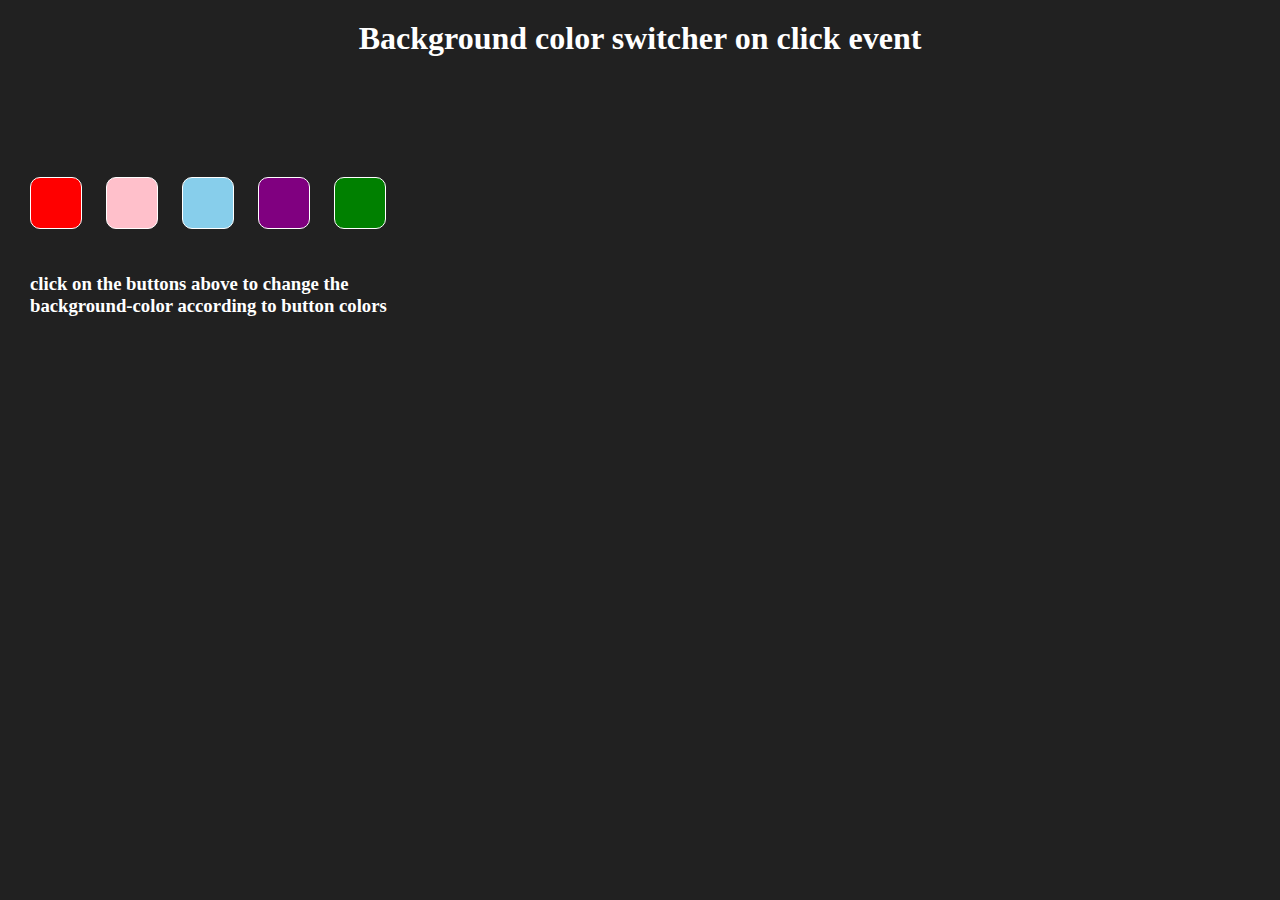
<file: projects/1_colorChanger/index.html>
<!DOCTYPE html>
<html lang="en">
<head>
    <meta charset="UTF-8">
    <meta name="viewport" content="width=device-width, initial-scale=1.0">
    <title>Color Changer</title>
    <link rel="stylesheet" href="style.css">
</head>
<body style="background-color: #212121 ;">
    <h1>Background color switcher on click event</h1>
        <div></div>
        <span class="button" id="red"></span>
        <span class="button" id="pink"></span>
        <span class="button" id="skyblue"></span>
        <span class="button" id="purple"></span>
        <span class="button" id="green"></span>
    
    <h3>click on the buttons above to change the background-color according to button colors</h3>
    
</body>

<script type="module" src="changer.js"></script>
</html>
</file>
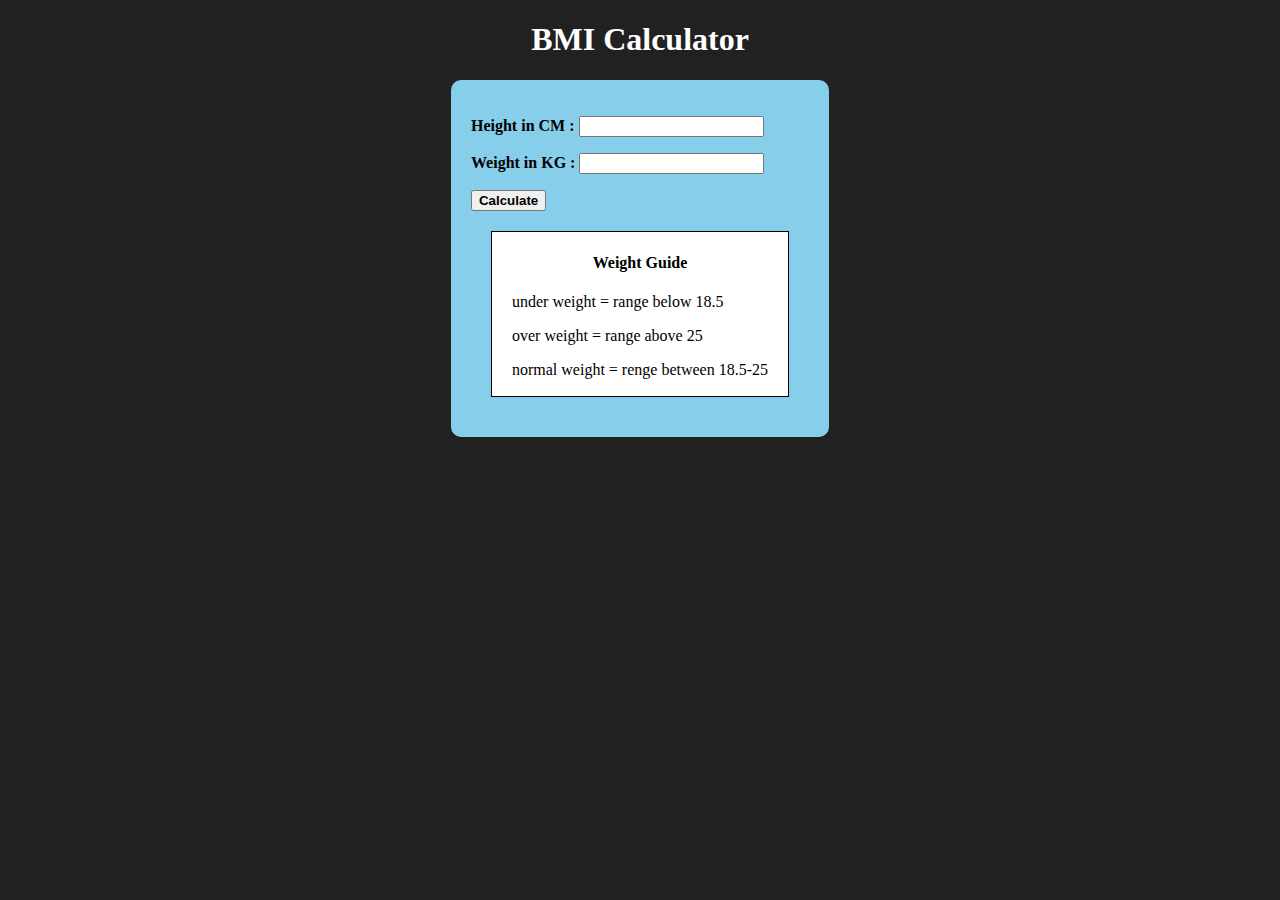
<file: projects/2_BMICalculator/index.html>
<!DOCTYPE html>
<html lang="en">
  <head>
    <meta charset="UTF-8" />
    <meta name="viewport" content="width=device-width, initial-scale=1.0" />
    <title>BMI Calculator</title>
    <link rel="stylesheet" href="style.css" />
  </head>
  <body>
    <h1>BMI Calculator</h1>
    <div class="container">
      <form>
        <p>
          <label>Height in CM : </label>
          <input type="text" id="height" />
        </p>

        <p>
          <label>Weight in KG : </label>
          <input type="text" id="weight" />
        </p>

        <button>Calculate</button>

        <div id="result"></div>
        <div id="note"></div>

        <div class="BMI-chart">
          <h4>Weight Guide</h4>
          <p>under weight = range below 18.5</p>
          <p>over weight = range above 25</p>
          <p>normal weight = renge between 18.5-25</p>
        </div>
      </form>
    </div>
  </body>

  <script type="module" src="calculator.js"></script>
</html>
</file>
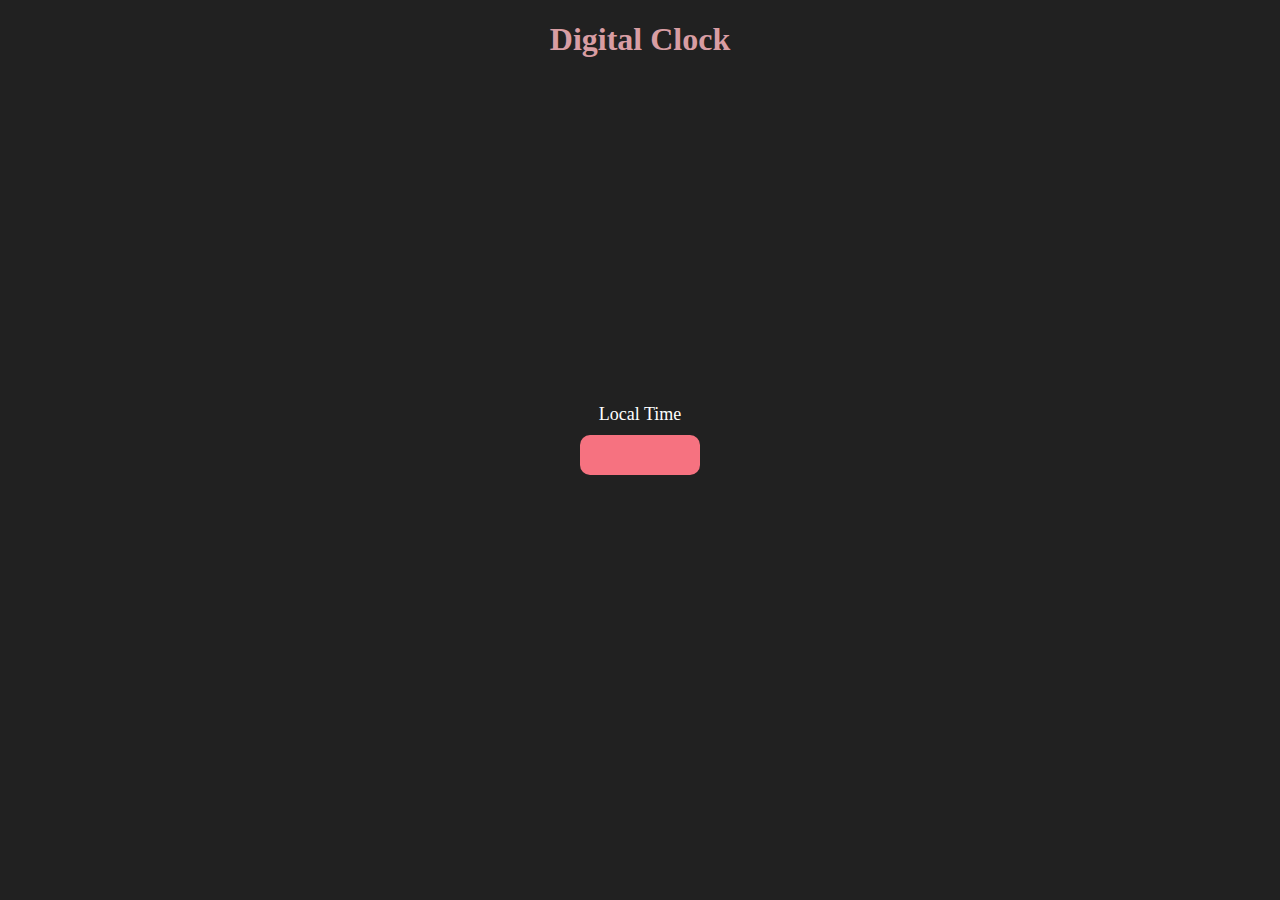
<file: projects/3_digitalClock/index.html>
<!DOCTYPE html>
<html lang="en">
<head>
    <meta charset="UTF-8">
    <meta name="viewport" content="width=device-width, initial-scale=1.0">
    <title>Digital Clock</title>
    <style>
        body{
            background-color: #212121;
            color: #fff;
        }
        h1{
            text-align: center;
            color: #d89da3;
        }
        .container{
            display: flex;
            justify-content: center;
            align-items: center;
            flex-direction: column;
            height: 80VH;
        }
        #clock{
            background-color: #f67280;
            padding: 20px 60px;
            margin-top: 10PX;
            border-radius: 10px;
            font-size: 800;
        }
        span{
            font-size: large;
        }

        
    </style>
</head>
<body>
    <h1>Digital Clock</h1>
    
    <div class="container">
        <span>Local Time</span>
        <div id="clock"></div>
    </div>
</body>
        <script>
            const clock = document.getElementById('clock');
            setInterval(function(){
                const time = new Date()
                clock.innerHTML= time.toLocaleTimeString();
                console.log(time.toLocaleTimeString());

            }, 1000);
        </script>
</html>
</file>
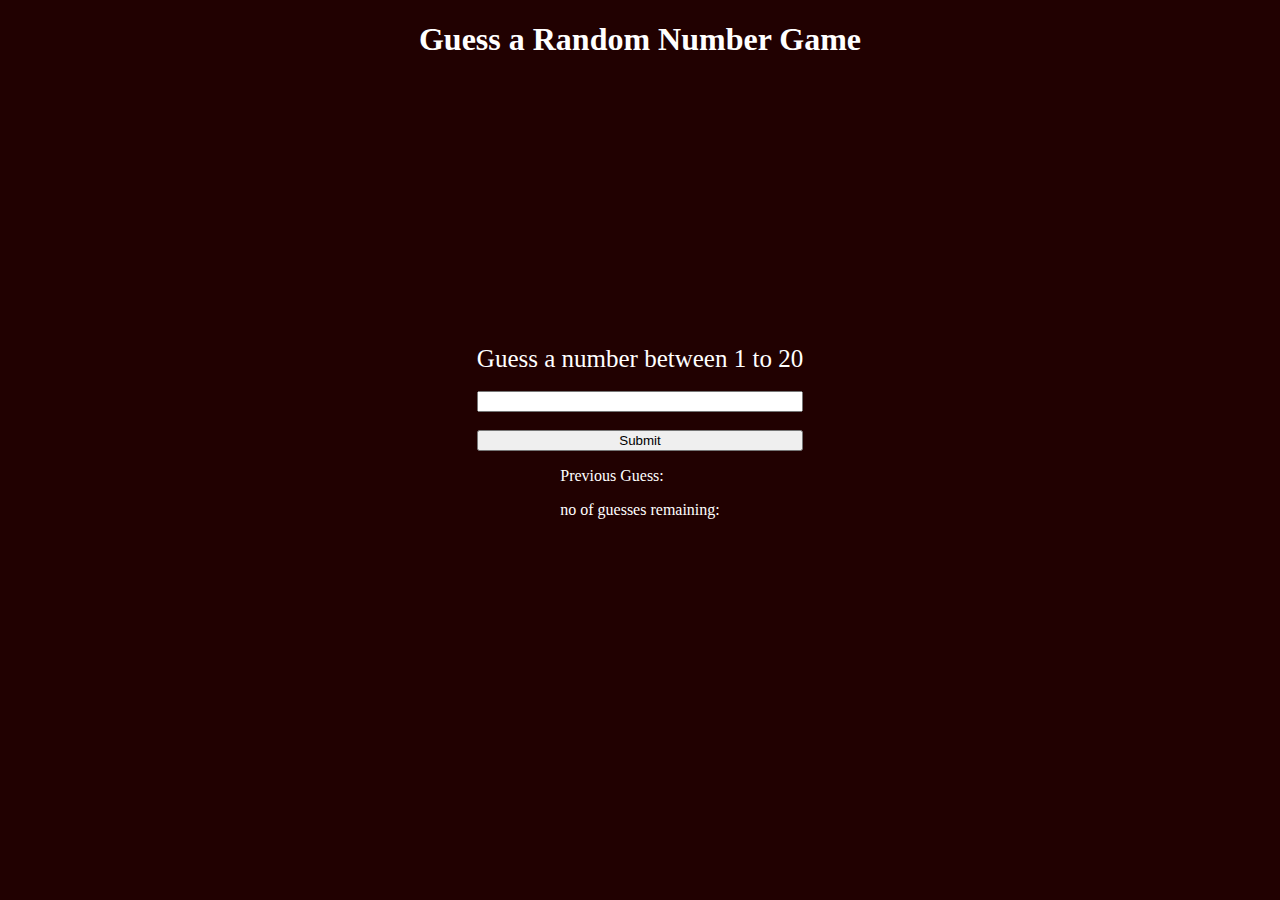
<file: projects/4_randomNum-Generator/index.html>
<!DOCTYPE html>
<html lang="en">
<head>
    <meta charset="UTF-8">
    <meta name="viewport" content="width=device-width, initial-scale=1.0">
    <title>Random Numbers</title>
    <link rel="stylesheet" href="style.css">
</head>

<body>
    <h1>Guess a Random Number Game</h1>
   

    <div id="container">
        <form class="form">
            <label for="Guess Field" style="text-align: center; font-size: 25px;" >Guess a number between 1 to 20</label><br>
            <input type="text" id="guess"><br>
            <input type="submit" id="submit">
        </form>
    
        <div class="results">
            <p>Previous Guess: <span id="prevGuess"></span></p>
            <p>no of guesses remaining: <span id="remainingGuess"></span></p>
            <p class="low0rhigh"></p>
        </div>
    </div>
    
    
</body>

    <script type="module" src="generator.js"></script>
</html>
</file>
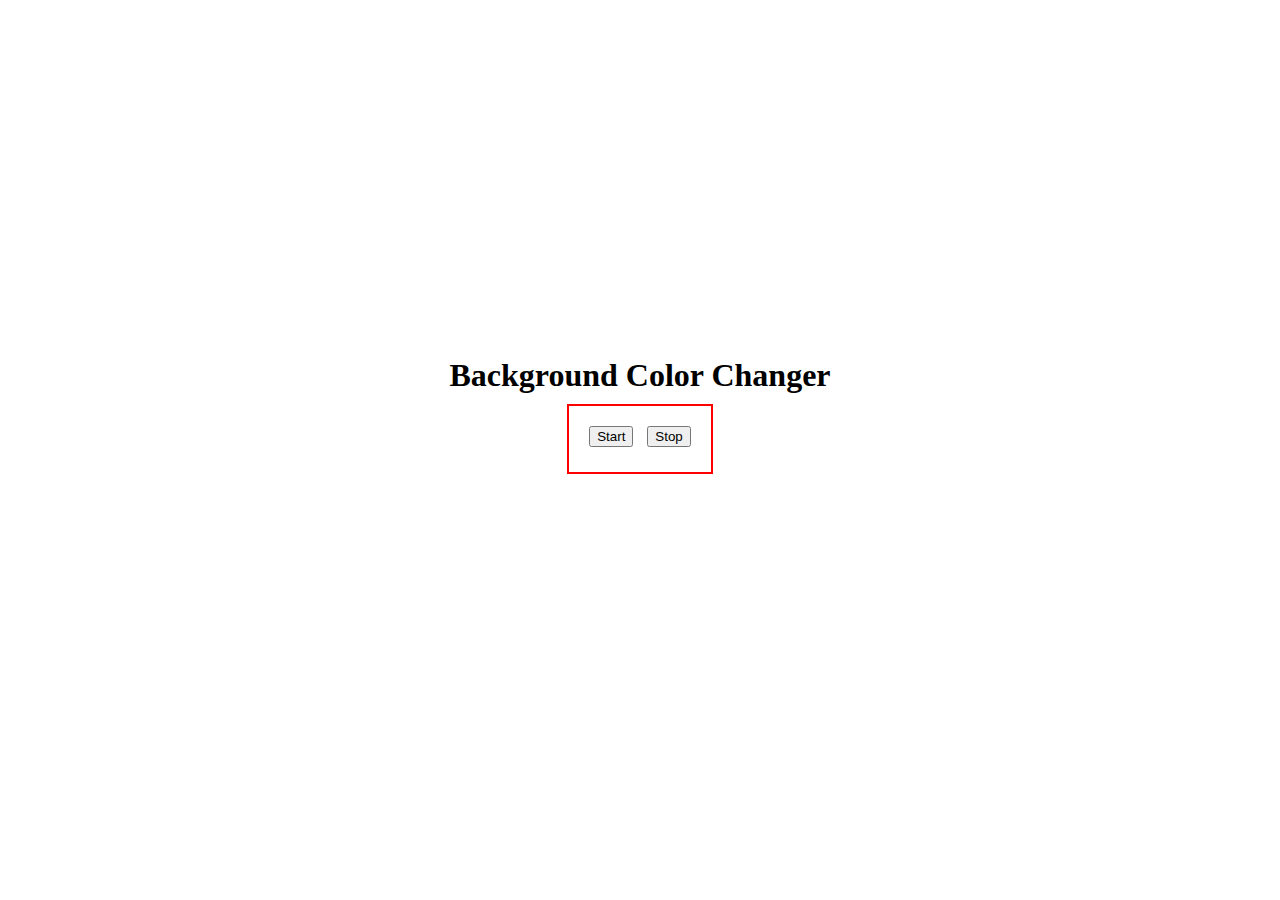
<file: projects/5_backgroundColorChanger/index.html>
<!DOCTYPE html>
<html lang="en">
  <head>
    <meta charset="UTF-8" />
    <meta name="viewport" content="width=device-width, initial-scale=1.0" />
    <title>Random Background Color</title>
    <link rel="stylesheet" href="style.css">
  </head>
  <body>
    <div id="container">
      <h1>Background Color Changer</h1>
      <div id="section">
        <button id="start">Start</button>
        <button id="stop">Stop</button>
        <h4></h4>
      </div>
    </div>
  </body>
    <script type="module" src="randomColor.js"></script>
</html>
</file>
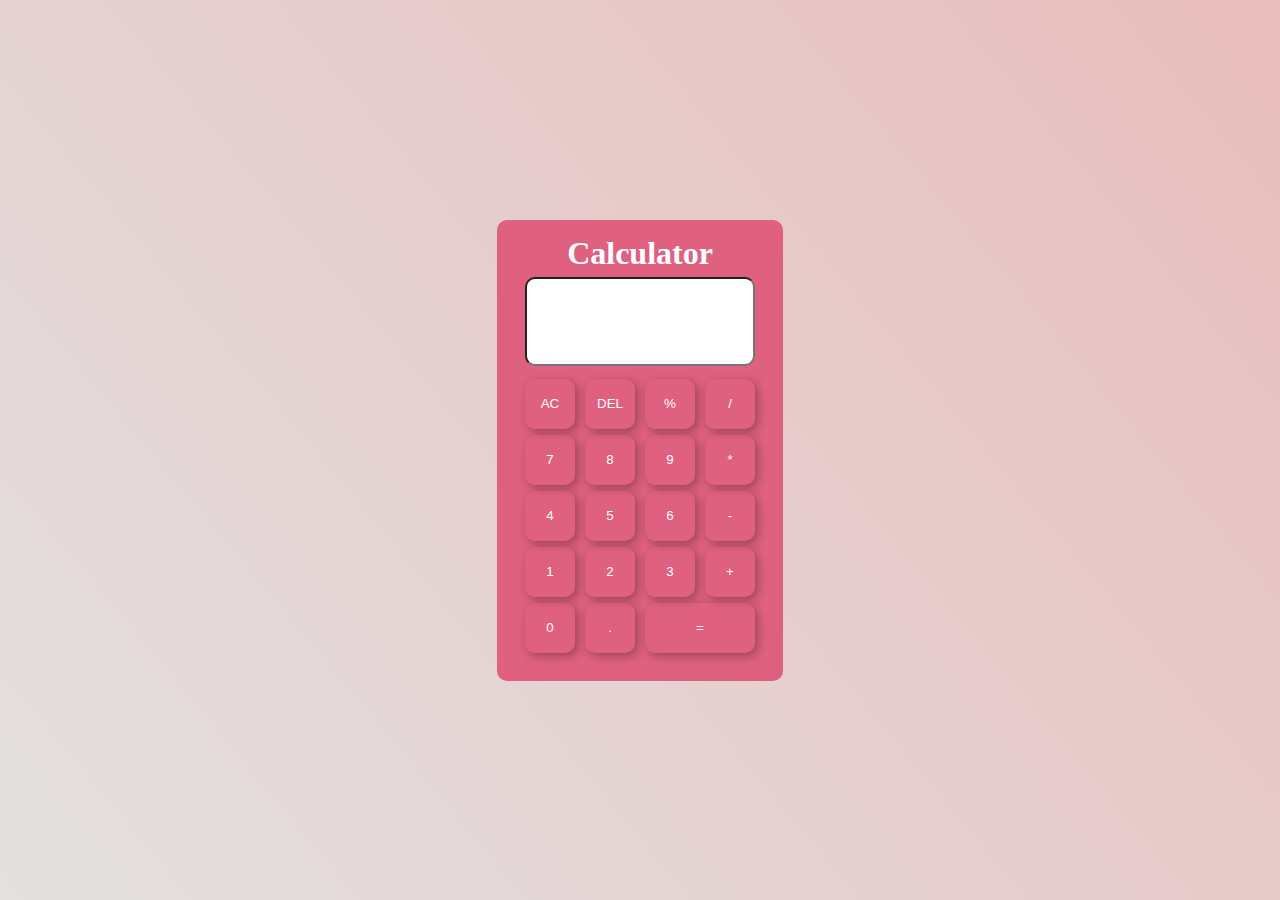
<file: projects/6_calculator/index.html>
<!DOCTYPE html>
<html lang="en">
  <head>
    <meta charset="UTF-8" />
    <meta http-equiv="X-UA-Compatible" content="IE=edge" />
    <meta name="viewport" content="width=device-width, initial-scale=1.0" />
    <link rel="stylesheet" href="style.css" />
    <title>Calculator</title>
  </head>
  <body>
    <div class="container">
      <div class="cal">
        <h1>Calculator</h1>
          <input type="text" id="inputBox" name="display"  />
        <div>
          <button class="button operator">AC</button>
          <button class="button operator">DEL</button>
          <button class="button operator">%</button>
          <button class="button operator">/</button>
        </div>
        <div>
          <button class="button">7</button>
          <button class="button">8</button>
          <button class="button">9</button>
          <button class="button operator">*</button>
        </div>
        <div>
          <button class="button">4</button>
          <button class="button">5</button>
          <button class="button">6</button>
          <button class="button operator">-</button>
        </div>
        <div>
          <button class="button">1</button>
          <button class="button">2</button>
          <button class="button">3</button>
          <button class="button operator">+</button>
        </div>

        <div>
          <button class="button">0</button>
          <button class="button">.</button>
          <button class="button equalBtn">=</button>
        </div>
      </div>
    </div>

<script src="cal.js"></script>
  </body>
   </html>
</file>
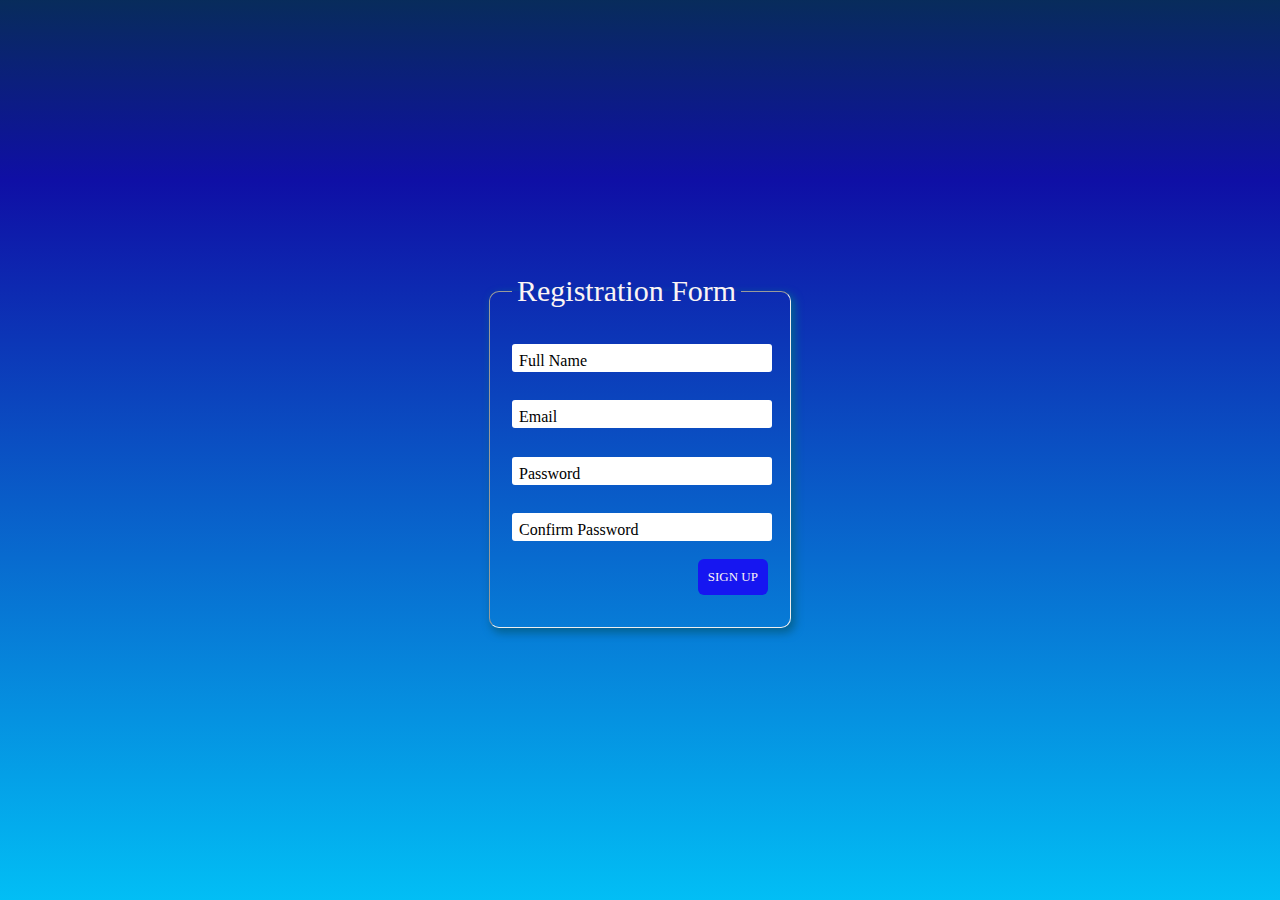
<file: projects/7_formValuation/index.html>
<!DOCTYPE html>
<html lang="en">
  <head>
    <meta charset="UTF-8" />
    <meta name="viewport" content="width=device-width, initial-scale=1.0" />
    <title>Form Validation</title>
    <link rel="stylesheet" href="style.css" />
  </head>

  <body>
    <fieldset id="container">
      <legend>Registration Form</legend>

      <div class="controlSection">
        <input type="text" id="username" required />
        <span>Full Name</span>
        <div class="usererror color"></div>
      </div>

      <div class="controlSection">
        <input type="text" id="email" required />
        <span>Email</span>
        <div class="mailerror color"></div>
      </div>

      <div class="controlSection">
        <input type="password" id="password" required />
        <span>Password</span>
        <div class="passerror color"></div>
      </div>

      <div class="controlSection">
        <input type="password" id="confirmpassword" required />
        <span>Confirm Password</span>
        <div class="checkpasserror color"></div>
      </div>

      <a href="#" id="submit">SIGN UP</a>
    </fieldset>
  </body>

    <script type="module" src="formVal.js"></script>

</html>
</file>
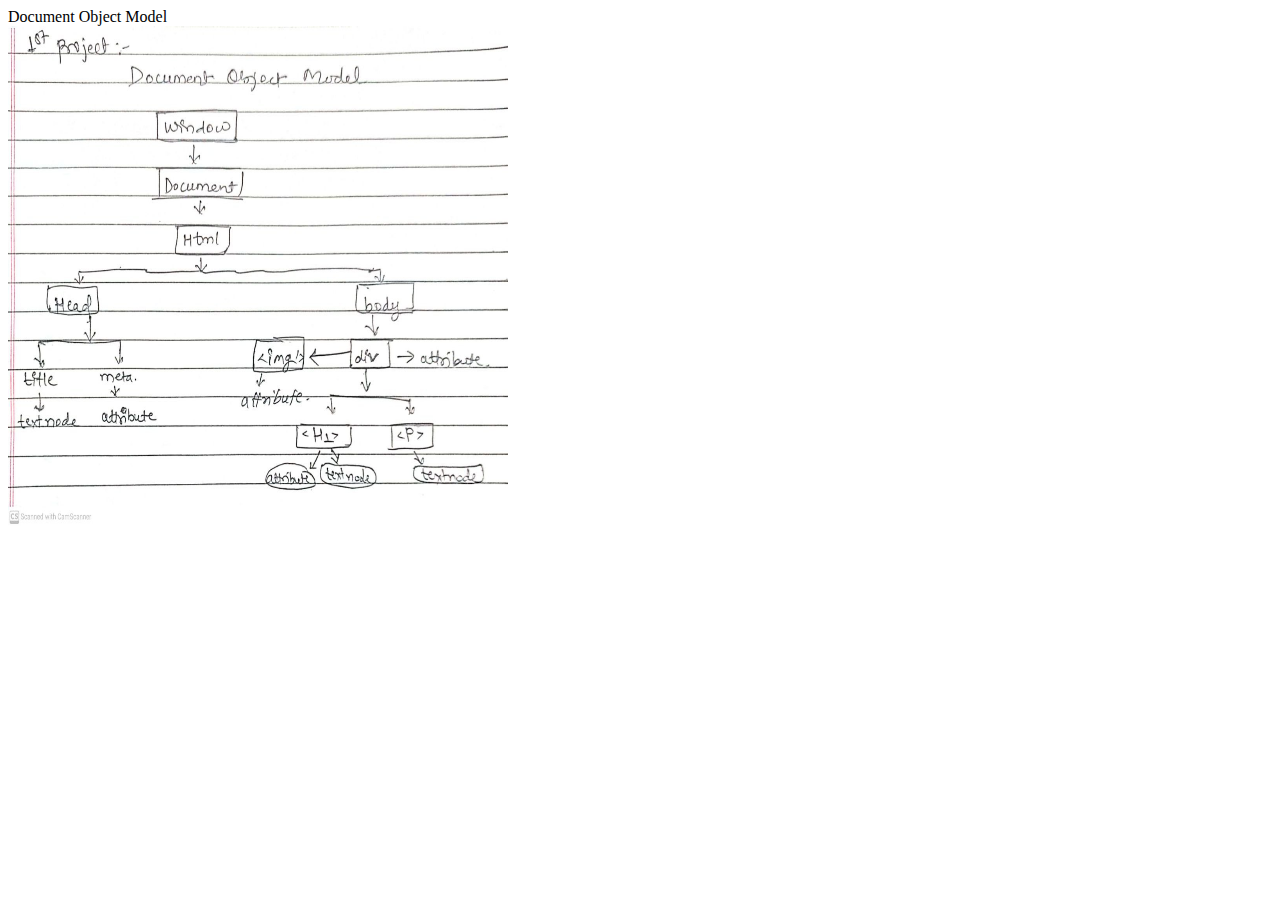
<file: projects/dom.html>
<!DOCTYPE html>
<html lang="en">
<head>
    <meta charset="UTF-8">
    <meta name="viewport" content="width=device-width, initial-scale=1.0">
    <title>DOM</title>
</head>
<body>
    <div class="bg">
        <div class="heading">Document Object Model</div>
        <img src="images/dom_image.jpg" style="height: 500px; width: 500px;">
    </div>
</body>
</html>
</file>
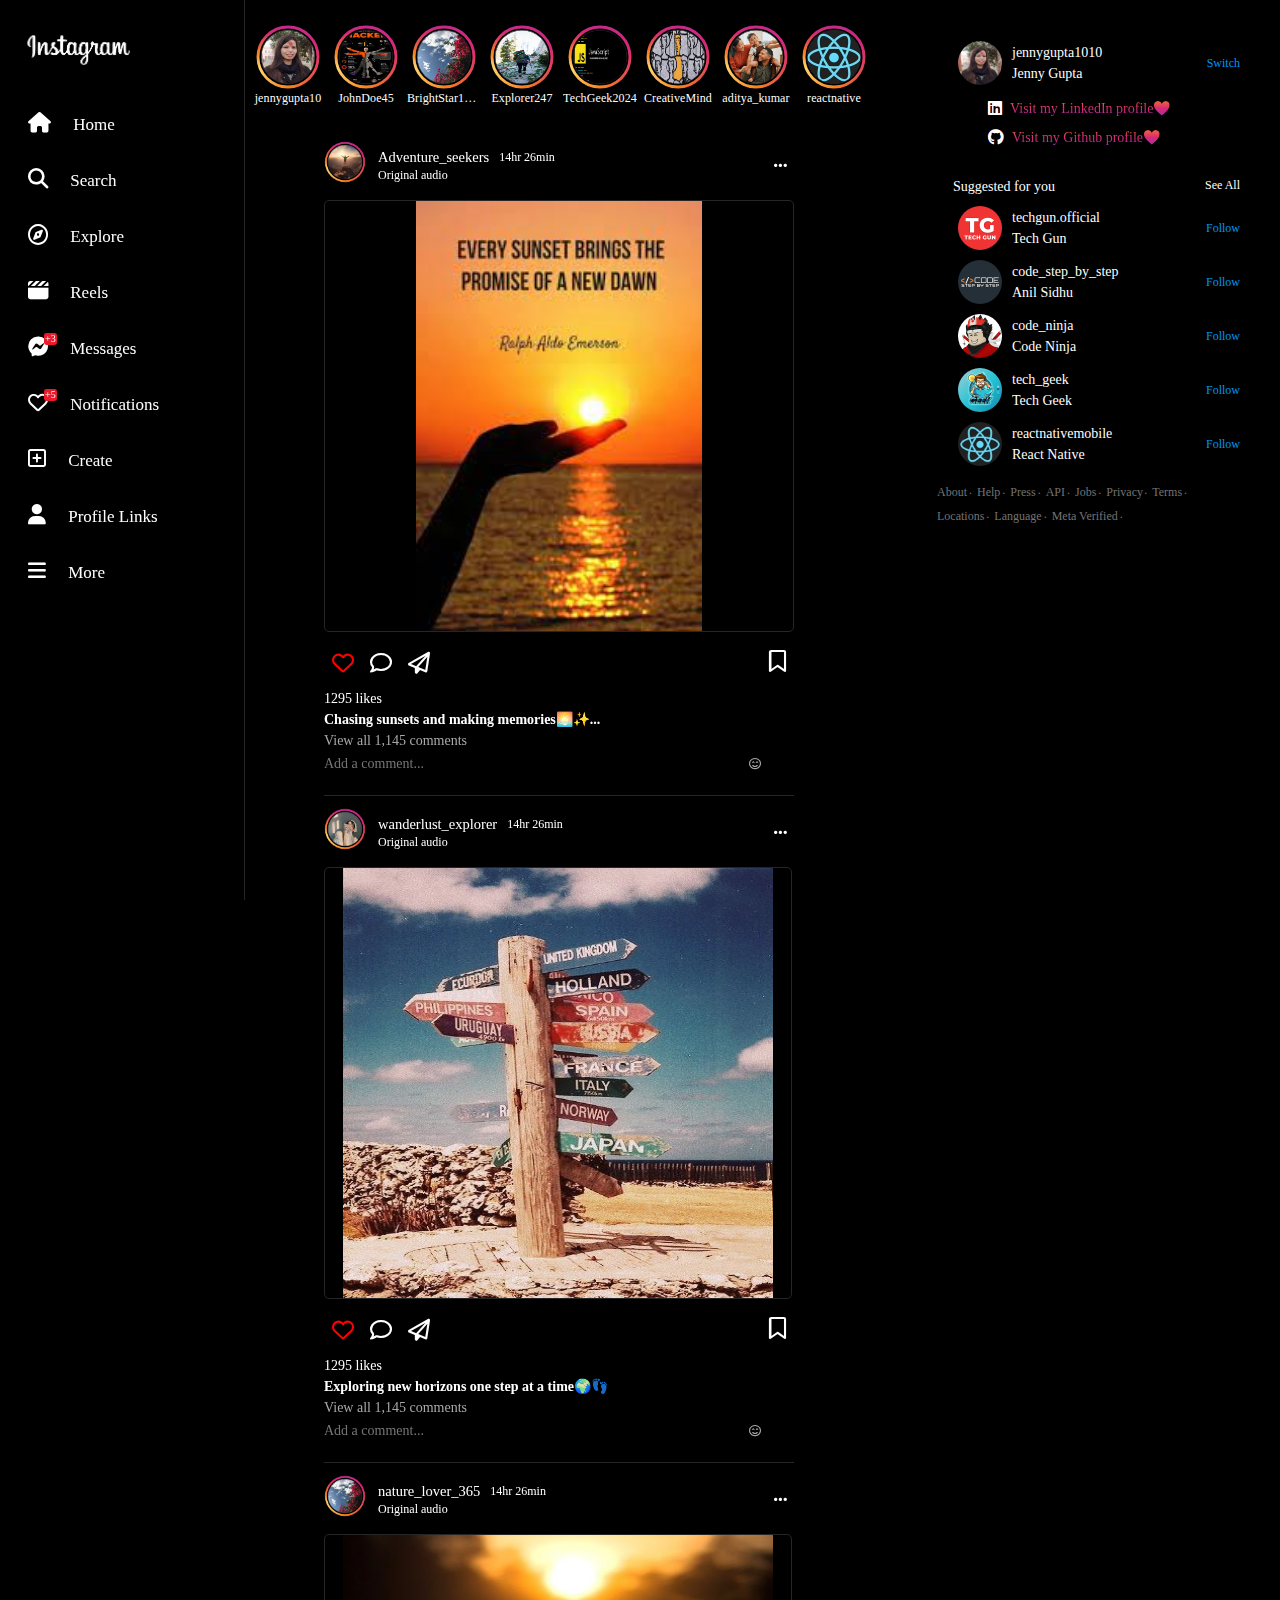
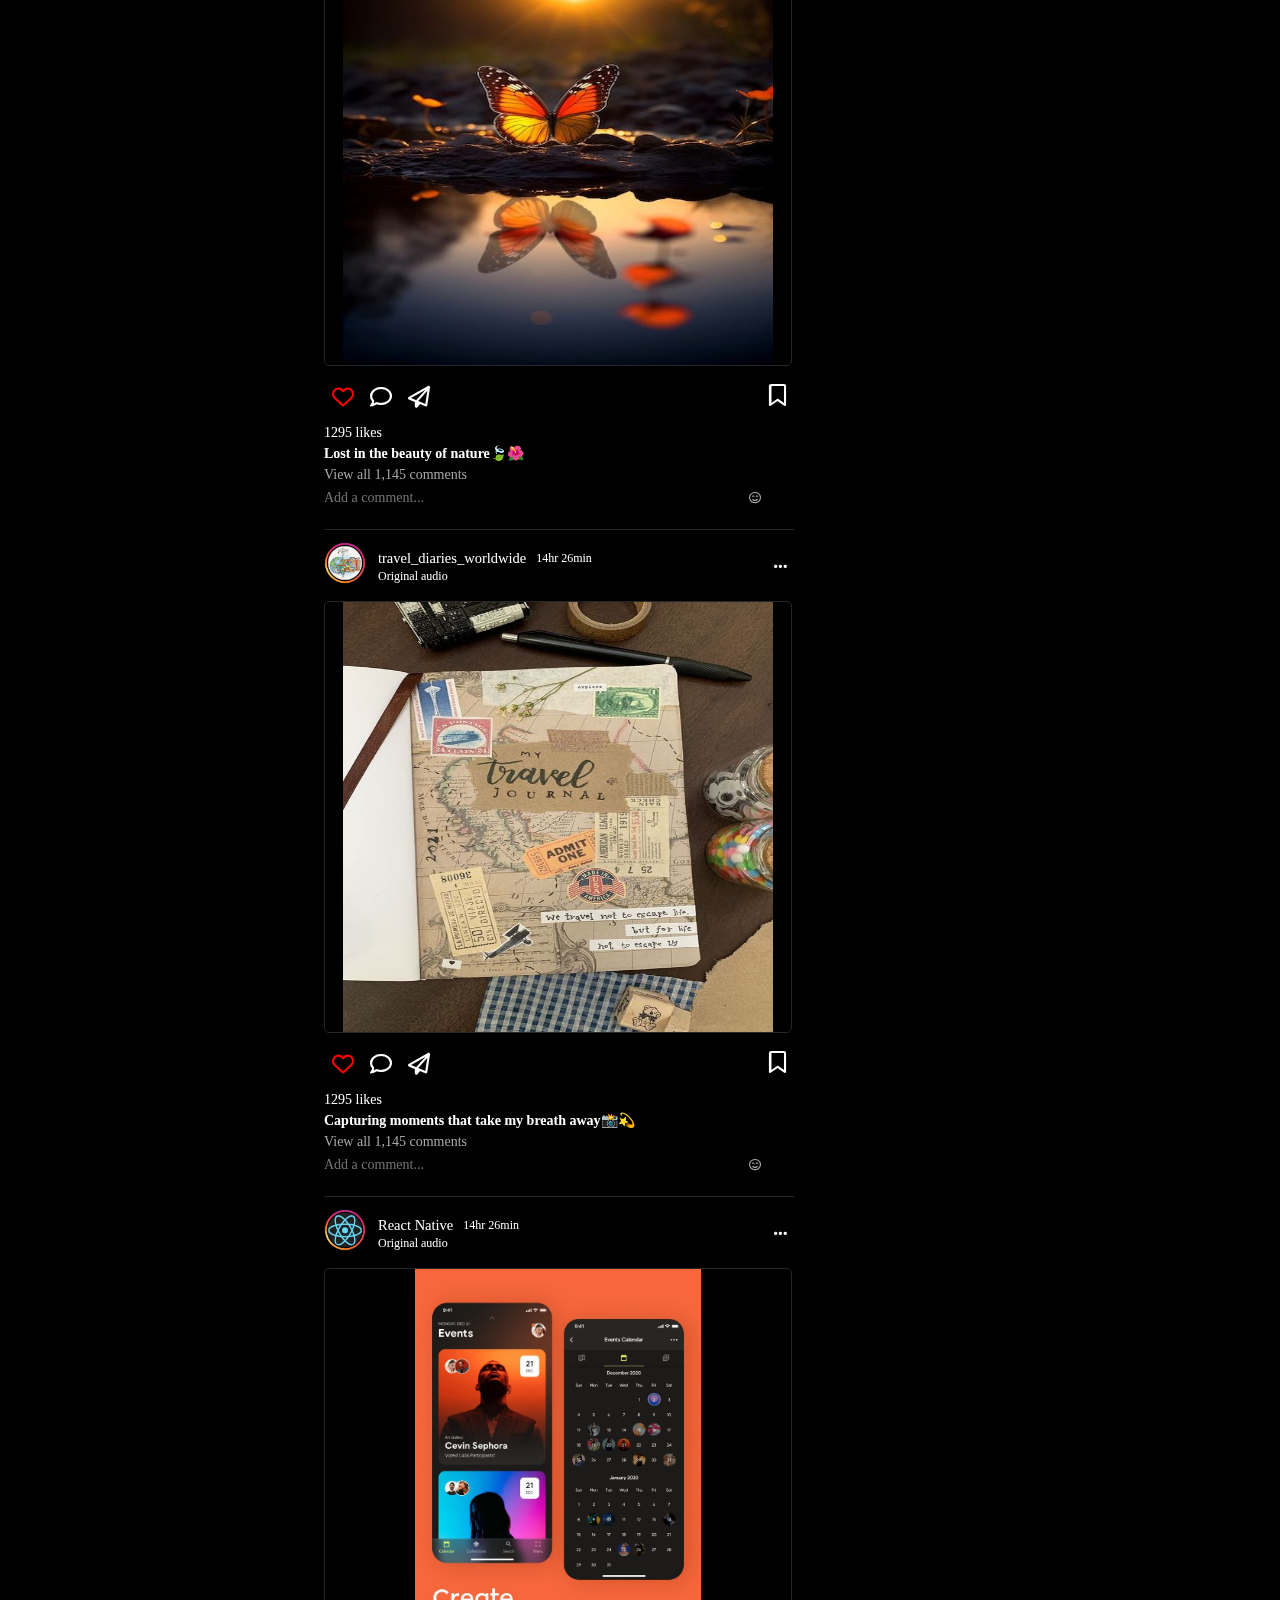
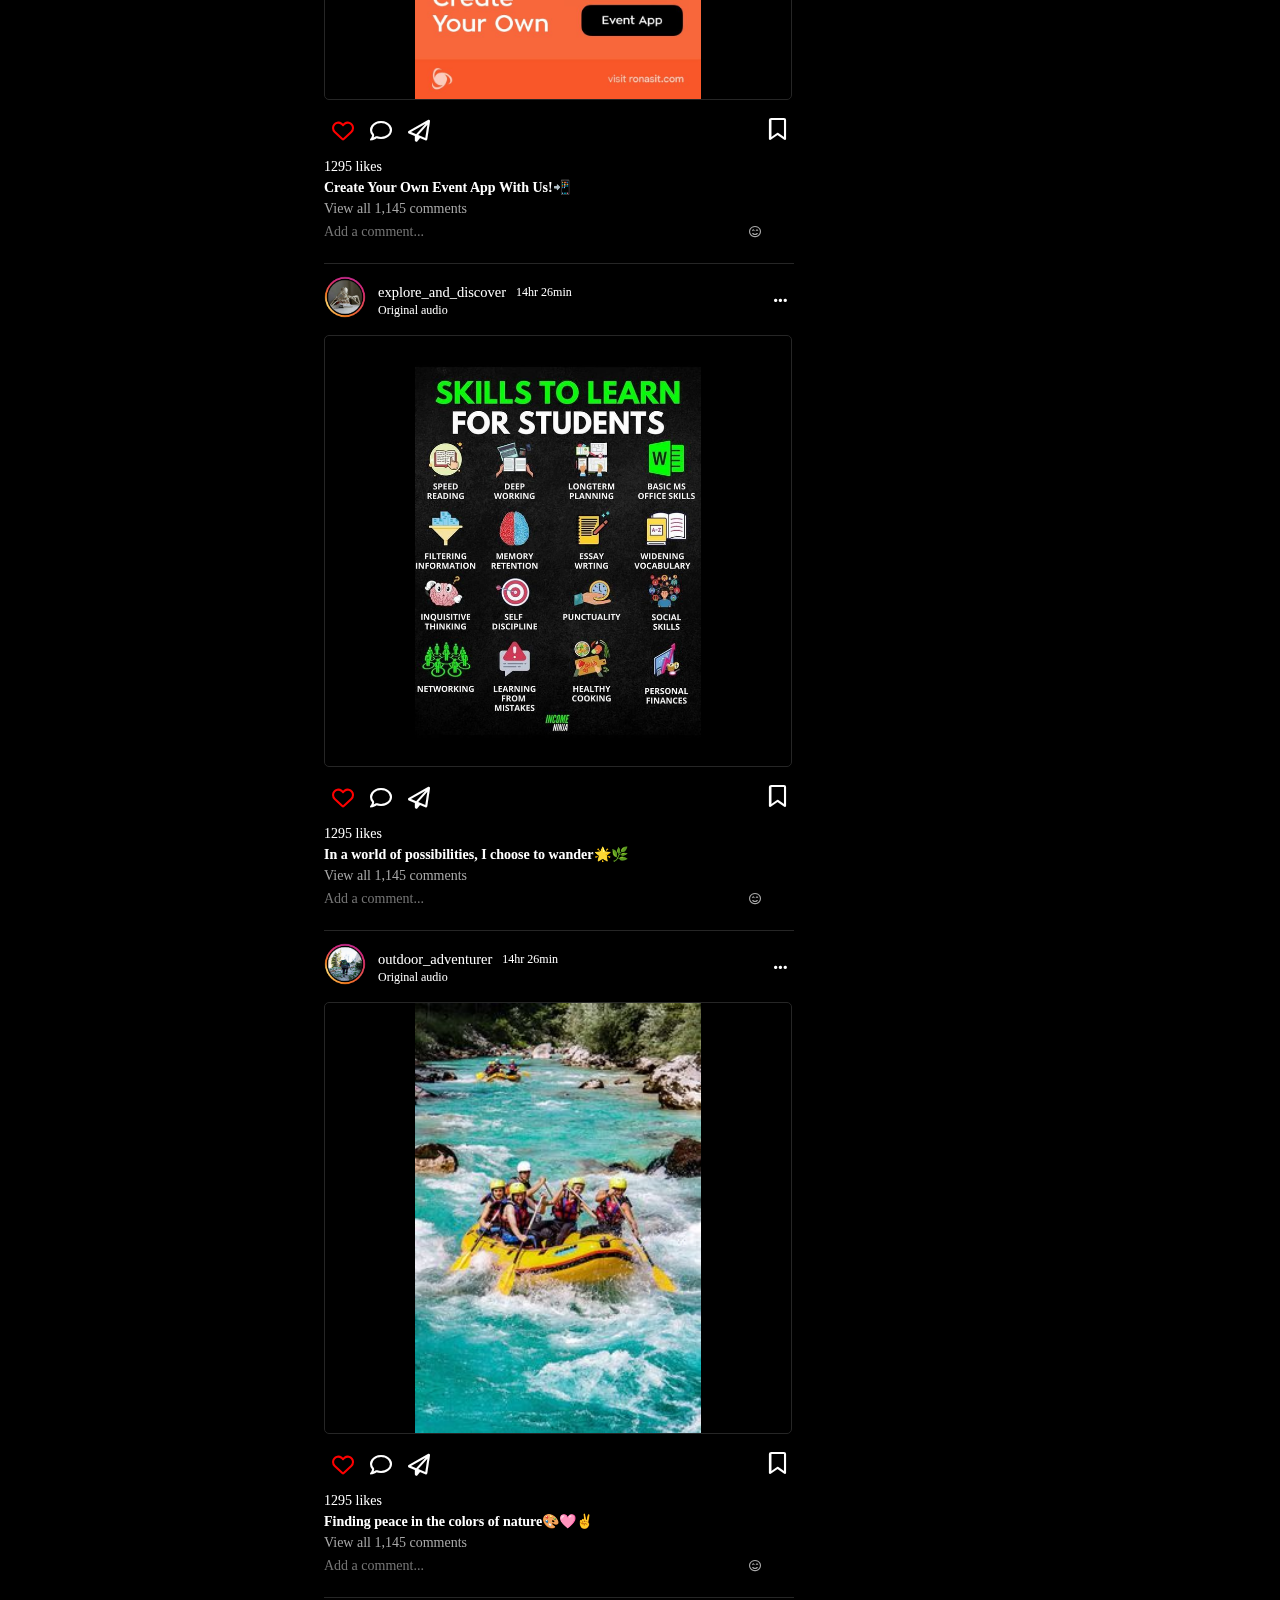
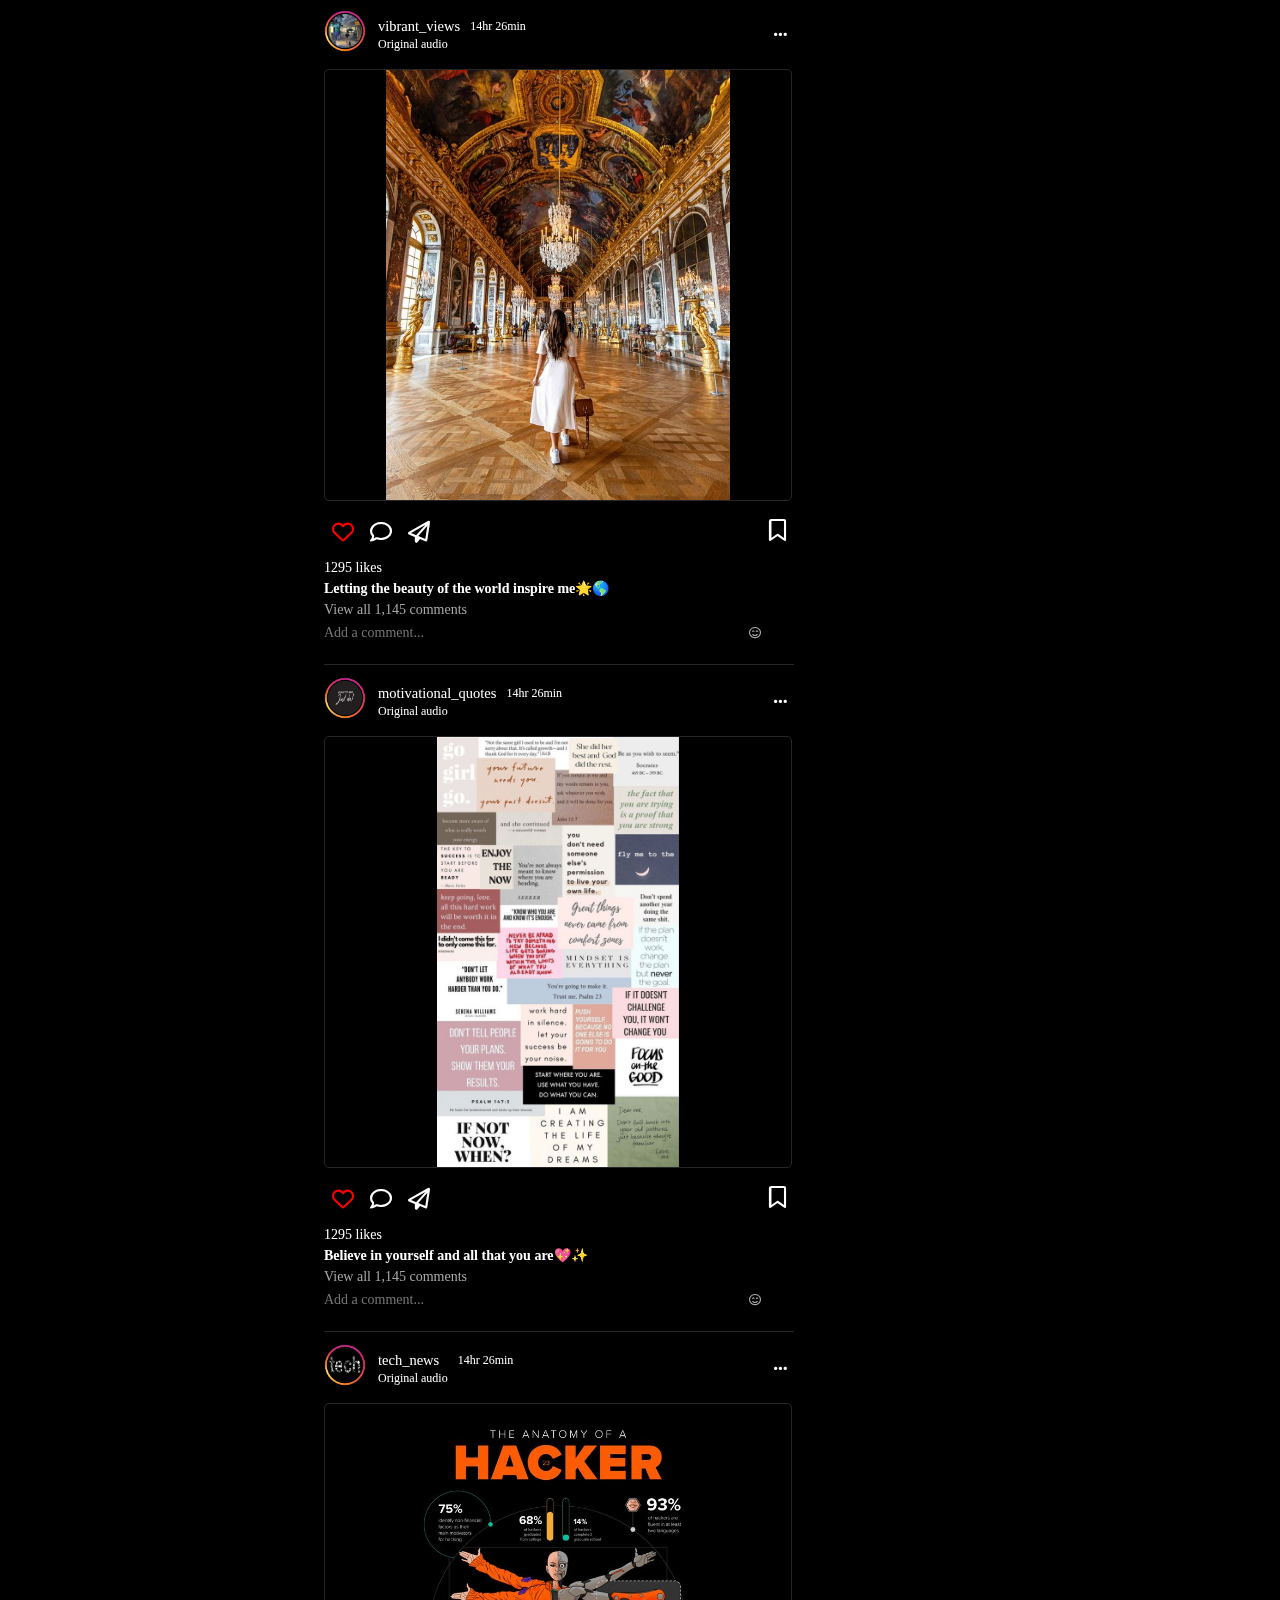
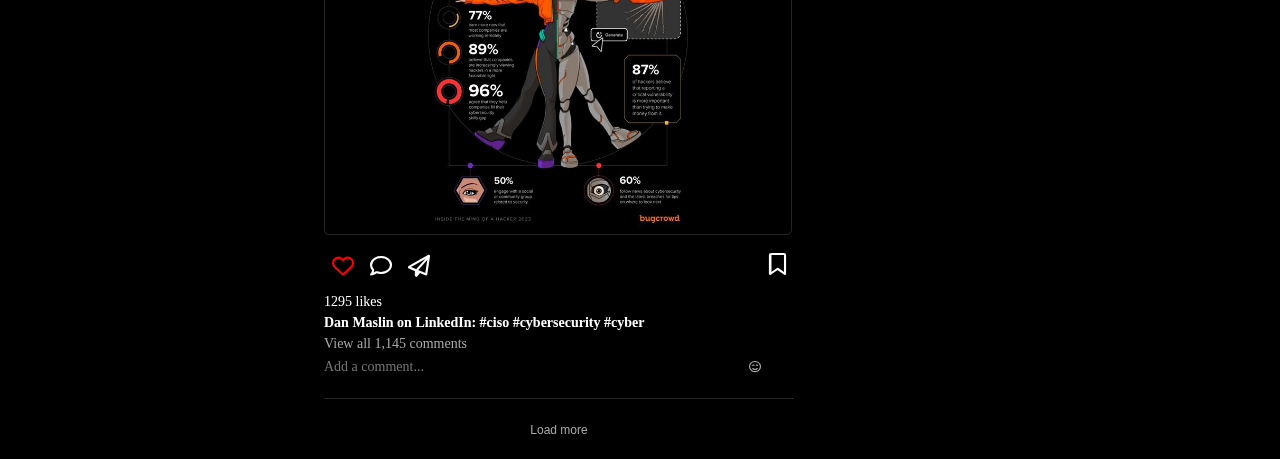
<file: projects/9_InstagramClone/homepage.html>
<!DOCTYPE html>
<html lang="en">

<head>
    <meta charset="UTF-8">
    <meta name="viewport" content="width=device-width, initial-scale=1.0">
    <link rel="stylesheet" href="https://cdnjs.cloudflare.com/ajax/libs/font-awesome/6.5.1/css/all.min.css" />
    <link href="https://cdn.jsdelivr.net/npm/bootstrap@5.3.2/dist/css/bootstrap.min.css" rel="stylesheet">
    <link rel="stylesheet" href="./styles/homeStyle.css">
    <title>Insta HomePage Clone</title>
</head>

<body>
    <header>
        <nav class="container">
            <div id="logo">
                <a href="./homepage.html">
                    <img src="./assets/images/homeScreen/wordlogoLight.png" alt="Instagram">
                </a>
            </div>

            <div id="nav-bar-container">
                <div class="nav-bar">
                    <a href="./homepage.html">
                        <i class="fa-solid fa-house"></i>
                        <span>Home</span>
                    </a>
                </div>

                <div class="nav-bar" id="searchIcon">
                    <a href="#">
                        <i class="fa-solid fa-magnifying-glass "></i>
                        <span>Search</span>
                    </a>
                </div>

                <div class="nav-bar">
                    <a href="#">
                        <i class="fa-regular fa-compass"></i>

                        <span>Explore</span>
                    </a>
                </div>

                <div class="nav-bar">
                    <a href="#">
                        <i class="fa-solid fa-clapperboard"></i>
                        <span>Reels</span>
                    </a>
                </div>

                <div class="nav-bar" id="messageIcon">
                    <a href="#">
                        <i class="fa-brands fa-facebook-messenger ">
                            <span class="notification-count">+3</span>
                        </i>
                        <span>Messages</span>
                    </a>
                </div>

                <div class="nav-bar">
                    <a href="#">
                        <i class="fa-regular fa-heart  ">
                            <span class="notification-count">+5</span>
                        </i>
                        <span>Notifications</span>
                    </a>
                </div>

                <div class="nav-bar">
                    <a href="#">
                        <i class="fa-regular fa-square-plus"></i>
                        <span>Create</span>
                    </a>
                </div>

                <div class="nav-bar" id="profileIcon">
                    <a href="#">
                        <i class="fa-solid fa-user "></i>
                        <span>Profile Links</span>
                    </a>
                </div>

                <div class="nav-bar">
                    <a href="#">
                        <i class="fa-solid fa-bars "></i>
                        <span>More</span>
                    </a>
                </div>

            </div>

        </nav>

    </header>

    <section class="nav-section">
        <div class="searchModal dropmenu">
            <h5 style="margin-top: 20px; margin-left: 10px;">Search</h5>
            <input type="search" placeholder="Search"
                style="padding: 6px; margin: 8px; margin-left: 20px; color: white; width: 75%; background-color: rgb(37, 35, 35); outline: 0;border-radius: 6px; border: 0.666667px solid rgb(38, 38, 38);"
                id="searchInput" />
            <i class="fa-solid fa-magnifying-glass" style="margin-right: -20px;"></i>
            <p style="font-size: 12px; margin-left: 20px;">Recent</p>
            <span class="searchlist"
                style="display: flex; margin: 20px; margin-top: 2px; padding: 6px; border: 1px solid rgb(61, 61, 61); height: 280px;">
                javascript, bootstrap, css, html</span>
        </div>
        <div class="messageModal dropmenu" style="width: 290px;">
            <h5 style="margin-top: 20px; margin-left: 10px; display: inline-block;">Messages</h5><span>📝</span>
            <div class="message-container" style="overflow-y : scroll; height: 80%;"></div>
        </div>
        <div class="profileModal dropmenu" style="height: 16%; width: 300px; top: 430px; left: 210px;">
            <p style=" margin: 0; margin-left: 8px;">Profile Links:</p>
            <a href="https://www.linkedin.com/in/jyoti-kumari-gupta-88bb9829a" target="_blank">Visit my LinkedIn
                profile</a>
            <a href="https://github.com/Jyotigupta418" target="_blank" style="margin: 0 0 8px 8px;">Visit my Github
                profile</a>
        </div>
    </section>


    <main class="main-content">

        <article class="story-article">
            <span style="display: flex; justify-content: flex-end; font-size: 10px; cursor: pointer;"
                class="close">❌</span>
            <div class="story">
                <div class="">
                    <a href="#">jennygupta10</a>
                    <a href="#" style="font-size: 12px;">Original audio</a>
                </div>
                <time class="current-time" style="font-size: 10px;"></time>

                <div
                    style="display: flex; margin: 12px; padding-top: 5px; padding-bottom: 5px; justify-content: space-around;">
                    <div class="image-video">
                        <img src="" style="height:240px; width:260px" alt="image/video">
                    </div>
                    <div class="like-comment-share-box" style="flex-direction: column; display: flex;">
                        <span class="heart"><i class="fa-regular fa-heart" style="color: red; fill: red"></i></span>
                        <i class="fa-regular fa-comment"></i>
                        <i class="fa-regular fa-paper-plane"></i>
                        <i class="fa-regular fa-bookmark"></i>
                    </div>
                </div>
                <p style="font-size: 14px; margin: 0; margin-left: 12px;">I'm a front-end developer</p>
                <div style="font-size: 14px; margin-left: 10px;" class="totalLikes">1295 likes</div>
                <input type="text" placeholder="Add a comment..." class="add-comment"
                    onkeydown="if (event.key === 'Enter') { event.target.value = ''; }" />
            </div>

            <div class="story">
                <div class="">
                    <a href="#">JohnDoe45</a>
                    <a href="#" style="font-size: 12px;">Original audio</a>
                </div>
                <time class="current-time" style="font-size: 10px;"></time>

                <div
                    style="display: flex; margin: 12px; padding-top: 5px; padding-bottom: 5px; justify-content: space-around;">
                    <div class="image-video">
                        <img src="./assets/images/homeScreen/story2.jpg" style="height:240px; width:260px"
                            alt="image/video">
                    </div>
                    <div class="like-comment-share-box" style="flex-direction: column; display: flex;">
                        <span class="heart"><i class="fa-regular fa-heart" style="color: red; fill: red"></i></span>
                        <i class="fa-regular fa-comment"></i>
                        <i class="fa-regular fa-paper-plane"></i>
                        <i class="fa-regular fa-bookmark"></i>
                    </div>
                </div>

                <div style="font-size: 14px; margin-left: 10px;" class="totalLikes">1295 likes</div>
                <input type="text" placeholder="Add a comment..." class="add-comment"
                    onkeydown="if (event.key === 'Enter') { event.target.value = ''; }" />
            </div>

            <div class="story">
                <div class="">
                    <a href="#">BrightStar1910</a>
                    <a href="#" style="font-size: 12px;">Original audio</a>
                </div>
                <time class="current-time" style="font-size: 10px;"></time>

                <div
                    style="display: flex; margin: 12px; padding-top: 5px; padding-bottom: 5px; justify-content: space-around;">
                    <div class="image-video">
                        <img src="" style="height:240px; width:260px" alt="image/video">
                    </div>
                    <div class="like-comment-share-box" style="flex-direction: column; display: flex;">
                        <span class="heart"><i class="fa-regular fa-heart" style="color: red; fill: red"></i></span>
                        <i class="fa-regular fa-comment"></i>
                        <i class="fa-regular fa-paper-plane"></i>
                        <i class="fa-regular fa-bookmark"></i>
                    </div>
                </div>

                <div style="font-size: 14px; margin-left: 10px;" class="totalLikes">1295 likes</div>
                <input type="text" placeholder="Add a comment..." class="add-comment"
                    onkeydown="if (event.key === 'Enter') { event.target.value = ''; }" />
            </div>

            <div class="story">
                <div class="">
                    <a href="#">Explorer247</a>
                    <a href="#" style="font-size: 12px;">Original audio</a>
                </div>
                <time class="current-time" style="font-size: 10px;"></time>

                <div
                    style="display: flex; margin: 12px; padding-top: 5px; padding-bottom: 5px; justify-content: space-around;">
                    <div class="image-video">
                        <img src="" style="height:240px; width:260px" alt="image/video">
                    </div>
                    <div class="like-comment-share-box" style="flex-direction: column; display: flex;">
                        <span class="heart"><i class="fa-regular fa-heart" style="color: red; fill: red"></i></span>
                        <i class="fa-regular fa-comment"></i>
                        <i class="fa-regular fa-paper-plane"></i>
                        <i class="fa-regular fa-bookmark"></i>
                    </div>
                </div>

                <div style="font-size: 14px; margin-left: 10px;" class="totalLikes">1295 likes</div>
                <input type="text" placeholder="Add a comment..." class="add-comment"
                    onkeydown="if (event.key === 'Enter') { event.target.value = ''; }" />
            </div>

            <div class="story">
                <div class="">
                    <a href="#">TechGeek2024</a>
                    <a href="#" style="font-size: 12px;">Original audio</a>
                </div>
                <time class="current-time" style="font-size: 10px;"></time>

                <div
                    style="display: flex; margin: 12px; padding-top: 5px; padding-bottom: 5px; justify-content: space-around;">
                    <div class="image-video">
                        <img src="" style="height:240px; width:260px" alt="image/video">
                    </div>
                    <div class="like-comment-share-box" style="flex-direction: column; display: flex;">
                        <span class="heart"><i class="fa-regular fa-heart" style="color: red; fill: red"></i></span>
                        <i class="fa-regular fa-comment"></i>
                        <i class="fa-regular fa-paper-plane"></i>
                        <i class="fa-regular fa-bookmark"></i>
                    </div>
                </div>

                <div style="font-size: 14px; margin-left: 10px;" class="totalLikes">1295 likes</div>
                <input type="text" placeholder="Add a comment..." class="add-comment"
                    onkeydown="if (event.key === 'Enter') { event.target.value = ''; }" />
            </div>

            <div class="story">
                <div class="">
                    <a href="#">CreativeMind</a>
                    <a href="#" style="font-size: 12px;">Original audio</a>
                </div>
                <time class="current-time" style="font-size: 10px;"></time>

                <div
                    style="display: flex; margin: 12px; padding-top: 5px; padding-bottom: 5px; justify-content: space-around;">
                    <div class="image-video">
                        <img src="" style="height:240px; width:260px" alt="image/video">
                    </div>
                    <div class="like-comment-share-box" style="flex-direction: column; display: flex;">
                        <span class="heart"><i class="fa-regular fa-heart" style="color: red; fill: red"></i></span>
                        <i class="fa-regular fa-comment"></i>
                        <i class="fa-regular fa-paper-plane"></i>
                        <i class="fa-regular fa-bookmark"></i>
                    </div>
                </div>

                <div style="font-size: 14px; margin-left: 10px;" class="totalLikes">1295 likes</div>
                <input type="text" placeholder="Add a comment..." class="add-comment"
                    onkeydown="if (event.key === 'Enter') { event.target.value = ''; }" />
            </div>

            <div class="story">
                <div class="">
                    <a href="#">aditya_kumar</a>
                    <a href="#" style="font-size: 12px;">Original audio</a>
                </div>
                <time class="current-time" style="font-size: 10px;"></time>

                <div
                    style="display: flex; margin: 12px; padding-top: 5px; padding-bottom: 5px; justify-content: space-around;">
                    <div class="image-video">
                        <img src="" style="height:240px; width:260px" alt="image/video">
                    </div>
                    <div class="like-comment-share-box" style="flex-direction: column; display: flex;">
                        <span class="heart"><i class="fa-regular fa-heart" style="color: red; fill: red"></i></span>
                        <i class="fa-regular fa-comment"></i>
                        <i class="fa-regular fa-paper-plane"></i>
                        <i class="fa-regular fa-bookmark"></i>
                    </div>
                </div>

                <div style="font-size: 14px; margin-left: 10px;" class="totalLikes">1295 likes</div>
                <input type="text" placeholder="Add a comment..." class="add-comment"
                    onkeydown="if (event.key === 'Enter') { event.target.value = ''; }" />
            </div>

            <div class="story">
                <div class="">
                    <a href="#">reactnative</a>
                    <a href="#" style="font-size: 12px;">Original audio</a>
                </div>
                <time class="current-time" style="font-size: 10px;"></time>

                <div
                    style="display: flex; margin: 12px; padding-top: 5px; padding-bottom: 5px; justify-content: space-around;">
                    <div class="image-video">
                        <img src="" style="height:240px; width:260px" alt="image/video">
                    </div>
                    <div class="like-comment-share-box" style="flex-direction: column; display: flex;">
                        <span class="heart"><i class="fa-regular fa-heart" style="color: red; fill: red"></i></span>
                        <i class="fa-regular fa-comment"></i>
                        <i class="fa-regular fa-paper-plane"></i>
                        <i class="fa-regular fa-bookmark"></i>
                    </div>
                </div>

                <div style="font-size: 14px; margin-left: 10px;" class="totalLikes">1295 likes</div>
                <input type="text" placeholder="Add a comment..." class="add-comment"
                    onkeydown="if (event.key === 'Enter') { event.target.value = ''; }" />
            </div>


            <span class="arrow prev" onclick="moveSlide(-1)" style="cursor: pointer;
            position: absolute;
            top: 45%;
            color: rgb(255, 255, 255);
            border-radius: 50%;
            font-size: 18px;
            left: 10px;
            ">&#10094;</span>
            <span class="arrow next" onclick="moveSlide(1)" style="cursor: pointer;
            position: absolute;
            top: 45%;
            color: rgb(255, 255, 255);
            border-radius: 50%;
            font-size: 18px;
            right: 10px;">&#10095;</span>

        </article>
        <section class="story-container">
            <div style="width: 4px;"></div>
            <div class="story-section">
                <canvas class="story-item">
                    <img src="./assets/images/homeScreen/my-profile.jpg" alt="Profile 1">
                </canvas>
                <span>jennygupta10</span>
            </div>
            <div class="story-section">
                <canvas class="story-item">
                    <img src="./assets/images/homeScreen/reel10.jpg" alt="Profile 1">
                </canvas>
                <span>JohnDoe45</span>
            </div>
            <div class="story-section">
                <canvas class="story-item">
                    <img src="./assets/images/homeScreen/pp3.jpg" alt="Profile 1">
                </canvas>
                <span>BrightStar1910</span>
            </div>
            <div class="story-section">
                <canvas class="story-item">
                    <img src="./assets/images/homeScreen/pp7.jpg" alt="Profile 1">
                </canvas>
                <span>Explorer247</span>
            </div>
            <div class="story-section">
                <canvas class="story-item">
                    <img src="./assets/images/homeScreen/story5.png" alt="Profile 1">
                </canvas>
                <span>TechGeek2024</span>
            </div>
            <div class="story-section">
                <canvas class="story-item">
                    <img src="./assets/images/homeScreen/story6.jpg" alt="Profile 1">
                </canvas>
                <span>CreativeMind</span>
            </div>
            <div class="story-section">
                <canvas class="story-item">
                    <img src="./assets/images/homeScreen/story7.jpg" alt="Profile 1">
                </canvas>
                <span>aditya_kumar</span>
            </div>
            <div class="story-section">
                <canvas class="story-item">
                    <img src="./assets/images/homeScreen/reactnative.jpg" alt="Profile 1">
                </canvas>
                <span>reactnative</span>
            </div>
        </section>

        <section class="post-reel-container">

            <article class="reels" style="border-top: 0; padding-top: 0;">
                <div class="head-box">
                    <div class="header">
                        <a href="a">
                            <canvas class="profile-canvas">
                                <img src="./assets/images/homeScreen/pp1.jpg" alt="Profile 1">
                            </canvas>
                        </a>

                        <div class="head-text">
                            <a href="a">Adventure_seekers</a>
                            <a href="b" style="font-size: 12px;">Original audio</a>
                        </div>
                        <time class="current-time"></time>
                    </div>

                    <div class="more-option">
                        <a href="#" role="button" data-bs-toggle="dropdown" aria-expanded="false">
                            <i class="fa-solid fa-ellipsis"></i>
                        </a>
                        <ul class="dropdown-menu">
                            <li><a class="dropdown-item" href="#" style="color: red; font-weight: 700;">Report</a></li>
                            <li>
                                <hr class="dropdown-divider">
                            </li>
                            <li><a class="dropdown-item" href="#" style="color: red; font-weight: 700;">Unfollow</a>
                            </li>
                            <li>
                                <hr class="dropdown-divider">
                            </li>
                            <li><a class="dropdown-item" href="#">Remove from favourites</a></li>
                            <li>
                                <hr class="dropdown-divider">
                            </li>
                            <li><a class="dropdown-item" href="#">Share to...</a></li>
                            <li>
                                <hr class="dropdown-divider">
                            </li>
                            <li><a class="dropdown-item" href="#">copy link</a></li>
                        </ul>
                    </div>
                </div>

                <div class="image-video" style="width: auto;">
                    <img src="./assets/images/homeScreen/reel1.jpg" style="position: relative; height:430px;"
                        alt="image/video">
                </div>
                <div class="like-comment-share-save-box">
                    <div class="like-comment-share-box">
                        <span class="heart"><i class="fa-regular fa-heart" style="color: red; fill: red"
                                title="Copy"></i></span>
                        <i class="fa-regular fa-comment"></i>
                        <i class="fa-regular fa-paper-plane"></i>
                    </div>
                    <i class="fa-regular fa-bookmark"  onclick="this.style.color='gold', alert('Saved') "></i>
                </div>

                <div style="font-size: 14px;" class="totalLikes">1295 likes</div>
                <p class="post-text" style="font-size: 14px;font-weight: 600; margin: 0;">Chasing sunsets and making
                    memories🌅✨...
                </p>

                <div style="font-size: 14px; color: rgb(168, 168, 168);" class="totalComments">View all 1,145 comments
                </div>
                <input type="text" placeholder="Add a comment..." class="add-comment" id="commentInput" />
                <i class="fa-regular fa-face-smile-beam"
                    style="font-size: 12px; margin-left: -30px; color: rgb(168, 168, 168);"></i>

            </article>

            <article class="reels" style="border-top: 0; padding-top: 0;">
                <div class="head-box">
                    <div class="header">
                        <a href="a">
                            <canvas class="profile-canvas">
                                <img src="./assets/images/homeScreen/pp2.jpg" alt="Profile 1">
                            </canvas>
                        </a>

                        <div class="head-text">
                            <a href="a">wanderlust_explorer</a>
                            <a href="b" style="font-size: 12px;">Original audio</a>
                        </div>
                        <time class="current-time"></time>
                    </div>

                    <div class="more-option">
                        <a href="#" role="button" data-bs-toggle="dropdown" aria-expanded="false">
                            <i class="fa-solid fa-ellipsis"></i>
                        </a>
                        <ul class="dropdown-menu">
                            <li><a class="dropdown-item" href="#" style="color: red; font-weight: 700;">Report</a></li>
                            <li>
                                <hr class="dropdown-divider">
                            </li>
                            <li><a class="dropdown-item" href="#" style="color: red; font-weight: 700;">Unfollow</a>
                            </li>
                            <li>
                                <hr class="dropdown-divider">
                            </li>
                            <li><a class="dropdown-item" href="#">Remove from favourites</a></li>
                            <li>
                                <hr class="dropdown-divider">
                            </li>
                            <li><a class="dropdown-item" href="#">Share to...</a></li>
                            <li>
                                <hr class="dropdown-divider">
                            </li>
                            <li><a class="dropdown-item" href="#">copy link</a></li>
                        </ul>
                    </div>
                </div>

                <div class="image-video" style="width: 468px;">
                    <img src="./assets/images/homeScreen/reel2.jpg"
                        style="position: relative; height:430px; width:430px" alt="image/video">
                </div>
                <div class="like-comment-share-save-box">
                    <div class="like-comment-share-box">
                        <span class="heart"><i class="fa-regular fa-heart" style="color: red; fill: red"
                                title="Copy"></i></span>
                        <i class="fa-regular fa-comment"></i>
                        <i class="fa-regular fa-paper-plane"></i>
                    </div>
                    <i class="fa-regular fa-bookmark"  onclick="this.style.color='gold', alert('Saved') "></i>
                </div>

                <div style="font-size: 14px;" class="totalLikes">1295 likes</div>
                <p class="post-text" style="font-size: 14px;font-weight: 600; margin: 0;">Exploring new horizons one
                    step at a time🌍👣
                </p>

                <div style="font-size: 14px; color: rgb(168, 168, 168);" class="totalComments">View all 1,145 comments
                </div>
                <input type="text" placeholder="Add a comment..." class="add-comment" id="commentInput" />
                <i class="fa-regular fa-face-smile-beam"
                    style="font-size: 12px; margin-left: -30px; color: rgb(168, 168, 168);"></i>

            </article>

            <article class="reels" style="border-top: 0; padding-top: 0;">
                <div class="head-box">
                    <div class="header">
                        <a href="a">
                            <canvas class="profile-canvas">
                                <img src="./assets/images/homeScreen/pp3.jpg" alt="Profile 1">
                            </canvas>
                        </a>

                        <div class="head-text">
                            <a href="a">nature_lover_365</a>
                            <a href="b" style="font-size: 12px;">Original audio</a>
                        </div>
                        <time class="current-time"></time>
                    </div>

                    <div class="more-option">
                        <a href="#" role="button" data-bs-toggle="dropdown" aria-expanded="false">
                            <i class="fa-solid fa-ellipsis"></i>
                        </a>
                        <ul class="dropdown-menu">
                            <li><a class="dropdown-item" href="#" style="color: red; font-weight: 700;">Report</a></li>
                            <li>
                                <hr class="dropdown-divider">
                            </li>
                            <li><a class="dropdown-item" href="#" style="color: red; font-weight: 700;">Unfollow</a>
                            </li>
                            <li>
                                <hr class="dropdown-divider">
                            </li>
                            <li><a class="dropdown-item" href="#">Remove from favourites</a></li>
                            <li>
                                <hr class="dropdown-divider">
                            </li>
                            <li><a class="dropdown-item" href="#">Share to...</a></li>
                            <li>
                                <hr class="dropdown-divider">
                            </li>
                            <li><a class="dropdown-item" href="#">copy link</a></li>
                        </ul>
                    </div>
                </div>

                <div class="image-video" style="width: 468px;">
                    <img src="./assets/images/homeScreen/reel3.jpg"
                        style="position: relative; height:430px; width:430px" alt="image/video">
                </div>
                <div class="like-comment-share-save-box">
                    <div class="like-comment-share-box">
                        <span class="heart"><i class="fa-regular fa-heart" style="color: red; fill: red"
                                title="Copy"></i></span>
                        <i class="fa-regular fa-comment"></i>
                        <i class="fa-regular fa-paper-plane"></i>
                    </div>
                    <i class="fa-regular fa-bookmark"  onclick="this.style.color='gold', alert('Saved') "></i>
                </div>

                <div style="font-size: 14px;" class="totalLikes">1295 likes</div>
                <p class="post-text" style="font-size: 14px;font-weight: 600; margin: 0;">Lost in the beauty of
                    nature🍃🌺
                </p>

                <div style="font-size: 14px; color: rgb(168, 168, 168);" class="totalComments">View all 1,145 comments
                </div>
                <input type="text" placeholder="Add a comment..." class="add-comment" id="commentInput" />
                <i class="fa-regular fa-face-smile-beam"
                    style="font-size: 12px; margin-left: -30px; color: rgb(168, 168, 168);"></i>

            </article>

            <article class="reels" style="border-top: 0; padding-top: 0;">
                <div class="head-box">
                    <div class="header">
                        <a href="a">
                            <canvas class="profile-canvas">
                                <img src="./assets/images/homeScreen/pp4.jpg" alt="Profile 1">
                            </canvas>
                        </a>

                        <div class="head-text">
                            <a href="a">travel_diaries_worldwide</a>
                            <a href="b" style="font-size: 12px;">Original audio</a>
                        </div>
                        <time class="current-time"></time>
                    </div>

                    <div class="more-option">
                        <a href="#" role="button" data-bs-toggle="dropdown" aria-expanded="false">
                            <i class="fa-solid fa-ellipsis"></i>
                        </a>
                        <ul class="dropdown-menu">
                            <li><a class="dropdown-item" href="#" style="color: red; font-weight: 700;">Report</a></li>
                            <li>
                                <hr class="dropdown-divider">
                            </li>
                            <li><a class="dropdown-item" href="#" style="color: red; font-weight: 700;">Unfollow</a>
                            </li>
                            <li>
                                <hr class="dropdown-divider">
                            </li>
                            <li><a class="dropdown-item" href="#">Remove from favourites</a></li>
                            <li>
                                <hr class="dropdown-divider">
                            </li>
                            <li><a class="dropdown-item" href="#">Share to...</a></li>
                            <li>
                                <hr class="dropdown-divider">
                            </li>
                            <li><a class="dropdown-item" href="#">copy link</a></li>
                        </ul>
                    </div>
                </div>

                <div class="image-video" style="width: 468px;">
                    <img src="./assets/images/homeScreen/reel4.jpg"
                        style="position: relative; height:430px; width:430px" alt="image/video">
                </div>
                <div class="like-comment-share-save-box">
                    <div class="like-comment-share-box">
                        <span class="heart"><i class="fa-regular fa-heart" style="color: red; fill: red"
                                title="Copy"></i></span>
                        <i class="fa-regular fa-comment"></i>
                        <i class="fa-regular fa-paper-plane"></i>
                    </div>
                    <i class="fa-regular fa-bookmark"  onclick="this.style.color='gold', alert('Saved') "></i>
                </div>

                <div style="font-size: 14px;" class="totalLikes">1295 likes</div>
                <p class="post-text" style="font-size: 14px;font-weight: 600; margin: 0;">Capturing moments that take my
                    breath away📸💫
                </p>

                <div style="font-size: 14px; color: rgb(168, 168, 168);" class="totalComments">View all 1,145 comments
                </div>
                <input type="text" placeholder="Add a comment..." class="add-comment" id="commentInput" />
                <i class="fa-regular fa-face-smile-beam"
                    style="font-size: 12px; margin-left: -30px; color: rgb(168, 168, 168);"></i>

            </article>

            <article class="reels" style="border-top: 0; padding-top: 0;">
                <div class="head-box">
                    <div class="header">
                        <a href="a">
                            <canvas class="profile-canvas">
                                <img src="./assets/images/homeScreen/reactnative.jpg" alt="Profile 1">
                            </canvas>
                        </a>

                        <div class="head-text">
                            <a href="a">React Native</a>
                            <a href="b" style="font-size: 12px;">Original audio</a>
                        </div>
                        <time class="current-time"></time>
                    </div>

                    <div class="more-option">
                        <a href="#" role="button" data-bs-toggle="dropdown" aria-expanded="false">
                            <i class="fa-solid fa-ellipsis"></i>
                        </a>
                        <ul class="dropdown-menu">
                            <li><a class="dropdown-item" href="#" style="color: red; font-weight: 700;">Report</a></li>
                            <li>
                                <hr class="dropdown-divider">
                            </li>
                            <li><a class="dropdown-item" href="#" style="color: red; font-weight: 700;">Unfollow</a>
                            </li>
                            <li>
                                <hr class="dropdown-divider">
                            </li>
                            <li><a class="dropdown-item" href="#">Remove from favourites</a></li>
                            <li>
                                <hr class="dropdown-divider">
                            </li>
                            <li><a class="dropdown-item" href="#">Share to...</a></li>
                            <li>
                                <hr class="dropdown-divider">
                            </li>
                            <li><a class="dropdown-item" href="#">copy link</a></li>
                        </ul>
                    </div>
                </div>

                <div class="image-video" style="width: 468px;">
                    <img src="./assets/images/homeScreen/reel5.jpg" style="position: relative; height:430px;"
                        alt="image/video">
                </div>
                <div class="like-comment-share-save-box">
                    <div class="like-comment-share-box">
                        <span class="heart"><i class="fa-regular fa-heart" style="color: red; fill: red"
                                title="Copy"></i></span>
                        <i class="fa-regular fa-comment"></i>
                        <i class="fa-regular fa-paper-plane"></i>
                    </div>
                    <i class="fa-regular fa-bookmark"  onclick="this.style.color='gold', alert('Saved') "></i>
                </div>

                <div style="font-size: 14px;" class="totalLikes">1295 likes</div>
                <p class="post-text" style="font-size: 14px;font-weight: 600; margin: 0;">Create Your Own Event App With
                    Us!📲
                </p>

                <div style="font-size: 14px; color: rgb(168, 168, 168);" class="totalComments">View all 1,145 comments
                </div>
                <input type="text" placeholder="Add a comment..." class="add-comment" id="commentInput" />
                <i class="fa-regular fa-face-smile-beam"
                    style="font-size: 12px; margin-left: -30px; color: rgb(168, 168, 168);"></i>

            </article>

            <article class="reels" style="border-top: 0; padding-top: 0;">
                <div class="head-box">
                    <div class="header">
                        <a href="a">
                            <canvas class="profile-canvas">
                                <img src="./assets/images/homeScreen/pp6.jpg" alt="Profile 1">
                            </canvas>
                        </a>

                        <div class="head-text">
                            <a href="a">explore_and_discover</a>
                            <a href="b" style="font-size: 12px;">Original audio</a>
                        </div>
                        <time class="current-time"></time>
                    </div>

                    <div class="more-option">
                        <a href="#" role="button" data-bs-toggle="dropdown" aria-expanded="false">
                            <i class="fa-solid fa-ellipsis"></i>
                        </a>
                        <ul class="dropdown-menu">
                            <li><a class="dropdown-item" href="#" style="color: red; font-weight: 700;">Report</a></li>
                            <li>
                                <hr class="dropdown-divider">
                            </li>
                            <li><a class="dropdown-item" href="#" style="color: red; font-weight: 700;">Unfollow</a>
                            </li>
                            <li>
                                <hr class="dropdown-divider">
                            </li>
                            <li><a class="dropdown-item" href="#">Remove from favourites</a></li>
                            <li>
                                <hr class="dropdown-divider">
                            </li>
                            <li><a class="dropdown-item" href="#">Share to...</a></li>
                            <li>
                                <hr class="dropdown-divider">
                            </li>
                            <li><a class="dropdown-item" href="#">copy link</a></li>
                        </ul>
                    </div>
                </div>

                <div class="image-video" style="width: 468px;">
                    <img src="./assets/images/homeScreen/reel6.jpg" style="position: relative; height:430px;"
                        alt="image/video">
                </div>
                <div class="like-comment-share-save-box">
                    <div class="like-comment-share-box">
                        <span class="heart"><i class="fa-regular fa-heart" style="color: red; fill: red"
                                title="Copy"></i></span>
                        <i class="fa-regular fa-comment"></i>
                        <i class="fa-regular fa-paper-plane"></i>
                    </div>
                    <i class="fa-regular fa-bookmark"  onclick="this.style.color='gold', alert('Saved') "></i>
                </div>

                <div style="font-size: 14px;" class="totalLikes">1295 likes</div>
                <p class="post-text" style="font-size: 14px;font-weight: 600; margin: 0;">In a world of possibilities, I
                    choose to wander🌟🌿
                </p>

                <div style="font-size: 14px; color: rgb(168, 168, 168);" class="totalComments">View all 1,145 comments
                </div>
                <input type="text" placeholder="Add a comment..." class="add-comment" id="commentInput" />
                <i class="fa-regular fa-face-smile-beam"
                    style="font-size: 12px; margin-left: -30px; color: rgb(168, 168, 168);"></i>

            </article>

            <article class="reels" style="border-top: 0; padding-top: 0;">
                <div class="head-box">
                    <div class="header">
                        <a href="a">
                            <canvas class="profile-canvas">
                                <img src="./assets/images/homeScreen/pp7.jpg" alt="Profile 1">
                            </canvas>
                        </a>

                        <div class="head-text">
                            <a href="a">outdoor_adventurer</a>
                            <a href="b" style="font-size: 12px;">Original audio</a>
                        </div>
                        <time class="current-time"></time>
                    </div>

                    <div class="more-option">
                        <a href="#" role="button" data-bs-toggle="dropdown" aria-expanded="false">
                            <i class="fa-solid fa-ellipsis"></i>
                        </a>
                        <ul class="dropdown-menu">
                            <li><a class="dropdown-item" href="#" style="color: red; font-weight: 700;">Report</a></li>
                            <li>
                                <hr class="dropdown-divider">
                            </li>
                            <li><a class="dropdown-item" href="#" style="color: red; font-weight: 700;">Unfollow</a>
                            </li>
                            <li>
                                <hr class="dropdown-divider">
                            </li>
                            <li><a class="dropdown-item" href="#">Remove from favourites</a></li>
                            <li>
                                <hr class="dropdown-divider">
                            </li>
                            <li><a class="dropdown-item" href="#">Share to...</a></li>
                            <li>
                                <hr class="dropdown-divider">
                            </li>
                            <li><a class="dropdown-item" href="#">copy link</a></li>
                        </ul>
                    </div>
                </div>

                <div class="image-video" style="width: 468px;">
                    <img src="./assets/images/homeScreen/reel7.jpg" style="position: relative; height:430px;"
                        alt="image/video">
                </div>
                <div class="like-comment-share-save-box">
                    <div class="like-comment-share-box">
                        <span class="heart"><i class="fa-regular fa-heart" style="color: red; fill: red"
                                title="Copy"></i></span>
                        <i class="fa-regular fa-comment"></i>
                        <i class="fa-regular fa-paper-plane"></i>
                    </div>
                    <i class="fa-regular fa-bookmark"  onclick="this.style.color='gold', alert('Saved') "></i>
                </div>

                <div style="font-size: 14px;" class="totalLikes">1295 likes</div>
                <p class="post-text" style="font-size: 14px;font-weight: 600; margin: 0;">Finding peace in the colors of
                    nature🎨🩷✌️
                </p>

                <div style="font-size: 14px; color: rgb(168, 168, 168);" class="totalComments">View all 1,145 comments
                </div>
                <input type="text" placeholder="Add a comment..." class="add-comment" id="commentInput" />
                <i class="fa-regular fa-face-smile-beam"
                    style="font-size: 12px; margin-left: -30px; color: rgb(168, 168, 168);"></i>

            </article>

            <article class="reels" style="border-top: 0; padding-top: 0;">
                <div class="head-box">
                    <div class="header">
                        <a href="a">
                            <canvas class="profile-canvas">
                                <img src="./assets/images/homeScreen/pp8.jpg" alt="Profile 1">
                            </canvas>
                        </a>

                        <div class="head-text">
                            <a href="a">vibrant_views</a>
                            <a href="b" style="font-size: 12px;">Original audio</a>
                        </div>
                        <time class="current-time"></time>
                    </div>

                    <div class="more-option">
                        <a href="#" role="button" data-bs-toggle="dropdown" aria-expanded="false">
                            <i class="fa-solid fa-ellipsis"></i>
                        </a>
                        <ul class="dropdown-menu">
                            <li><a class="dropdown-item" href="#" style="color: red; font-weight: 700;">Report</a></li>
                            <li>
                                <hr class="dropdown-divider">
                            </li>
                            <li><a class="dropdown-item" href="#" style="color: red; font-weight: 700;">Unfollow</a>
                            </li>
                            <li>
                                <hr class="dropdown-divider">
                            </li>
                            <li><a class="dropdown-item" href="#">Remove from favourites</a></li>
                            <li>
                                <hr class="dropdown-divider">
                            </li>
                            <li><a class="dropdown-item" href="#">Share to...</a></li>
                            <li>
                                <hr class="dropdown-divider">
                            </li>
                            <li><a class="dropdown-item" href="#">copy link</a></li>
                        </ul>
                    </div>
                </div>

                <div class="image-video" style="width: 468px;">
                    <img src="./assets/images/homeScreen/reel8.jpg" style="position: relative; height:430px;"
                        alt="image/video">
                </div>
                <div class="like-comment-share-save-box">
                    <div class="like-comment-share-box">
                        <span class="heart"><i class="fa-regular fa-heart" style="color: red; fill: red"
                                title="Copy"></i></span>
                        <i class="fa-regular fa-comment"></i>
                        <i class="fa-regular fa-paper-plane"></i>
                    </div>
                    <i class="fa-regular fa-bookmark"  onclick="this.style.color='gold', alert('Saved') "></i>
                </div>

                <div style="font-size: 14px;" class="totalLikes">1295 likes</div>
                <p class="post-text" style="font-size: 14px;font-weight: 600; margin: 0;">Letting the beauty of the
                    world inspire me🌟🌎
                </p>

                <div style="font-size: 14px; color: rgb(168, 168, 168);" class="totalComments">View all 1,145 comments
                </div>
                <input type="text" placeholder="Add a comment..." class="add-comment" id="commentInput" />
                <i class="fa-regular fa-face-smile-beam"
                    style="font-size: 12px; margin-left: -30px; color: rgb(168, 168, 168);"></i>

            </article>

            <article class="reels" style="border-top: 0; padding-top: 0;">
                <div class="head-box">
                    <div class="header">
                        <a href="a">
                            <canvas class="profile-canvas">
                                <img src="./assets/images/homeScreen/pp9.jpg" alt="Profile 1">
                            </canvas>
                        </a>

                        <div class="head-text">
                            <a href="a">motivational_quotes</a>
                            <a href="b" style="font-size: 12px;">Original audio</a>
                        </div>
                        <time class="current-time"></time>
                    </div>

                    <div class="more-option">
                        <a href="#" role="button" data-bs-toggle="dropdown" aria-expanded="false">
                            <i class="fa-solid fa-ellipsis"></i>
                        </a>
                        <ul class="dropdown-menu">
                            <li><a class="dropdown-item" href="#" style="color: red; font-weight: 700;">Report</a></li>
                            <li>
                                <hr class="dropdown-divider">
                            </li>
                            <li><a class="dropdown-item" href="#" style="color: red; font-weight: 700;">Unfollow</a>
                            </li>
                            <li>
                                <hr class="dropdown-divider">
                            </li>
                            <li><a class="dropdown-item" href="#">Remove from favourites</a></li>
                            <li>
                                <hr class="dropdown-divider">
                            </li>
                            <li><a class="dropdown-item" href="#">Share to...</a></li>
                            <li>
                                <hr class="dropdown-divider">
                            </li>
                            <li><a class="dropdown-item" href="#">copy link</a></li>
                        </ul>
                    </div>
                </div>

                <div class="image-video" style="width: 468px;">
                    <img src="./assets/images/homeScreen/reel9.jpg" style="position: relative; height:430px;"
                        alt="image/video">
                </div>
                <div class="like-comment-share-save-box">
                    <div class="like-comment-share-box">
                        <span class="heart"><i class="fa-regular fa-heart" style="color: red; fill: red"
                                title="Copy"></i></span>
                        <i class="fa-regular fa-comment"></i>
                        <i class="fa-regular fa-paper-plane"></i>
                    </div>
                    <i class="fa-regular fa-bookmark"  onclick="this.style.color='gold', alert('Saved') "></i>
                </div>

                <div style="font-size: 14px;" class="totalLikes">1295 likes</div>
                <p class="post-text" style="font-size: 14px;font-weight: 600; margin: 0;">Believe in yourself and all
                    that you are💖✨
                </p>

                <div style="font-size: 14px; color: rgb(168, 168, 168);" class="totalComments">View all 1,145 comments
                </div>
                <input type="text" placeholder="Add a comment..." class="add-comment" id="commentInput" />
                <i class="fa-regular fa-face-smile-beam"
                    style="font-size: 12px; margin-left: -30px; color: rgb(168, 168, 168);"></i>

            </article>

            <article class="reels" style="border-top: 0; padding-top: 0;">
                <div class="head-box">
                    <div class="header">
                        <a href="a">
                            <canvas class="profile-canvas">
                                <img src="./assets/images/homeScreen/pp10.jpg" alt="Profile 1">
                            </canvas>
                        </a>

                        <div class="head-text">
                            <a href="a">tech_news</a>
                            <a href="b" style="font-size: 12px;">Original audio</a>
                        </div>
                        <time class="current-time"></time>
                    </div>

                    <div class="more-option">
                        <a href="#" role="button" data-bs-toggle="dropdown" aria-expanded="false">
                            <i class="fa-solid fa-ellipsis"></i>
                        </a>
                        <ul class="dropdown-menu">
                            <li><a class="dropdown-item" href="#" style="color: red; font-weight: 700;">Report</a></li>
                            <li>
                                <hr class="dropdown-divider">
                            </li>
                            <li><a class="dropdown-item" href="#" style="color: red; font-weight: 700;">Unfollow</a>
                            </li>
                            <li>
                                <hr class="dropdown-divider">
                            </li>
                            <li><a class="dropdown-item" href="#">Remove from favourites</a></li>
                            <li>
                                <hr class="dropdown-divider">
                            </li>
                            <li><a class="dropdown-item" href="#">Share to...</a></li>
                            <li>
                                <hr class="dropdown-divider">
                            </li>
                            <li><a class="dropdown-item" href="#">copy link</a></li>
                        </ul>
                    </div>
                </div>

                <div class="image-video" style="width: 468px;">
                    <img src="./assets/images/homeScreen/reel10.jpg" style="position: relative; height:430px;"
                        alt="image/video">
                </div>
                <div class="like-comment-share-save-box">
                    <div class="like-comment-share-box">
                        <span class="heart"><i class="fa-regular fa-heart" style="color: red; fill: red"
                                title="Copy"></i></span>
                        <i class="fa-regular fa-comment"></i>
                        <i class="fa-regular fa-paper-plane"></i>
                    </div>
                    <i class="fa-regular fa-bookmark"  onclick="this.style.color='gold', alert('Saved') "></i>
                </div>

                <div style="font-size: 14px;" class="totalLikes">1295 likes</div>
                <p class="post-text" style="font-size: 14px;font-weight: 600; margin: 0;">Dan Maslin on LinkedIn: #ciso
                    #cybersecurity #cyber
                </p>

                <div style="font-size: 14px; color: rgb(168, 168, 168);" class="totalComments">View all 1,145 comments
                </div>
                <input type="text" placeholder="Add a comment..." class="add-comment" id="commentInput" />
                <i class="fa-regular fa-face-smile-beam"
                    style="font-size: 12px; margin-left: -30px; color: rgb(168, 168, 168);"></i>

            </article>


            <div style="font-family:  sans-serif; font-weight: 100; cursor: pointer; color: rgb(168, 168, 168); font-size: 12px; margin-top: 10px; margin-bottom: 20px;"
                class="load-more" onclick="this.innerHTML = 'Loading...';">Load more</div>

        </section>

    </main>

    <section class="last-section">
        <div class="user-profile">
            <div style=" width: 319px;  display: flex; align-items: center;">
                <div class="user-profile-pic" style="height: 54px; width: 54px; margin-right: 5px;">
                    <a href="https://www.instagram.com/jennygupta1010/">
                        <img src="./assets/images/homeScreen/my-profile.jpg" alt="user-profile-pic">
                    </a>
                </div>
                <div class="user-name">
                    <a href="https://www.instagram.com/jennygupta1010/">jennygupta1010</a>
                    <span>Jenny Gupta</span>
                </div>
            </div>
            <div class="switch-btn">Switch</div>
        </div>

        <div class="myprofile_links">
            <a href="https://www.linkedin.com/in/jyoti-kumari-gupta-88bb9829a" target="_blank" class="links">
                <i class="fa-brands fa-linkedin" style="color: #ffffff ;"></i>
                Visit my LinkedIn profile❤️
            </a>
            <a href="https://github.com/Jyotigupta418" target="_blank" class="links">
                <i class="fa-brands fa-github" style="color: #ffffff ;"></i>
                Visit my Github profile❤️
            </a>
        </div>


        <div class="suggestion-section">
            <div class="suggested-for-you" style="flex-direction: row;">
                <span>Suggested for you</span>
                <a href="#">See All</a>
            </div>

            <div class="user-profile" style="flex-direction: row;">
                <div style=" width: 319px;  display: flex; align-items: center;">
                    <div class="user-profile-pic" style="height: 54px; width: 54px; margin-right: 5px;">
                        <a href="https://www.instagram.com/techgun.official/">
                            <img src="./assets/images/homeScreen/techgun.jpg" alt="user-profile-pic">
                        </a>
                    </div>
                    <div class="user-name">
                        <a href="https://www.instagram.com/techgun.official/">techgun.official</a>
                        <span>Tech Gun</span>
                    </div>
                </div>
                <div class="follow-btn">Follow</div>
            </div>

            <div class="user-profile" style="flex-direction: row;">
                <div style="width: 319px; display: flex; align-items: center;">
                    <div class="user-profile-pic" style="height: 54px; width: 54px; margin-right: 5px;">
                        <a href="https://www.instagram.com/code.steps/">
                            <img src="./assets/images/homeScreen/codestepbystep.jpg" alt="user-profile-pic">
                        </a>
                    </div>
                    <div class="user-name">
                        <a href="https://www.youtube.com/@codestepbystep">code_step_by_step</a>
                        <span>Anil Sidhu</span>
                    </div>
                </div>
                <div class="follow-btn">Follow</div>
            </div>

            <div class="user-profile" style="flex-direction: row;">
                <div style="width: 319px; display: flex; align-items: center;">
                    <div class="user-profile-pic" style="height: 54px; width: 54px; margin-right: 5px;">
                        <a href="https://www.instagram.com/code_ninja/">
                            <img src="./assets/images/homeScreen/code_ninja.jpg" alt="user-profile-pic">
                        </a>
                    </div>
                    <div class="user-name">
                        <a href="https://www.instagram.com/code_ninja/">code_ninja</a>
                        <span>Code Ninja</span>
                    </div>
                </div>
                <div class="follow-btn">Follow</div>
            </div>

            <div class="user-profile" style="flex-direction: row;">
                <div style="width: 319px; display: flex; align-items: center;">
                    <div class="user-profile-pic" style="height: 54px; width: 54px; margin-right: 5px;">
                        <a href="https://www.instagram.com/tech_geek/">
                            <img src="./assets/images/homeScreen/tech_geek.jpg" alt="user-profile-pic">
                        </a>
                    </div>
                    <div class="user-name">
                        <a href="https://www.instagram.com/techgeek.official/">tech_geek</a>
                        <span>Tech Geek</span>
                    </div>
                </div>
                <div class="follow-btn">Follow</div>
            </div>

            <div class="user-profile" style="flex-direction: row;">
                <div style="width: 319px; display: flex; align-items: center;">
                    <div class="user-profile-pic" style="height: 54px; width: 54px; margin-right: 5px;">
                        <a href="https://www.instagram.com/reactnativemobile/">
                            <img src="./assets/images/homeScreen/reactnative.jpg" alt="user-profile-pic">
                        </a>
                    </div>
                    <div class="user-name">
                        <a href="https://www.instagram.com/reactnativemobile/">reactnativemobile</a>
                        <span>React Native</span>
                    </div>
                </div>
                <div class="follow-btn">Follow</div>
            </div>
        </div>

        <div class="copyrights" style="width: 287px; padding-bottom: 38px;">
            <a href="#">About</a>
            <a href="#">Help</a>
            <a href="#">Press</a>
            <a href="#">API</a>
            <a href="#">Jobs</a>
            <a href="#">Privacy</a>
            <a href="#">Terms</a>
            <a href="#">Locations</a>
            <a href="#">Language</a>
            <a href="#">Meta Verified</a>
        </div>
    </section>

    <script src="./scripts/homepage.js"></script>
    <script src="https://cdn.jsdelivr.net/npm/bootstrap@5.3.2/dist/js/bootstrap.bundle.min.js"></script>

</body>
</html>
</file>
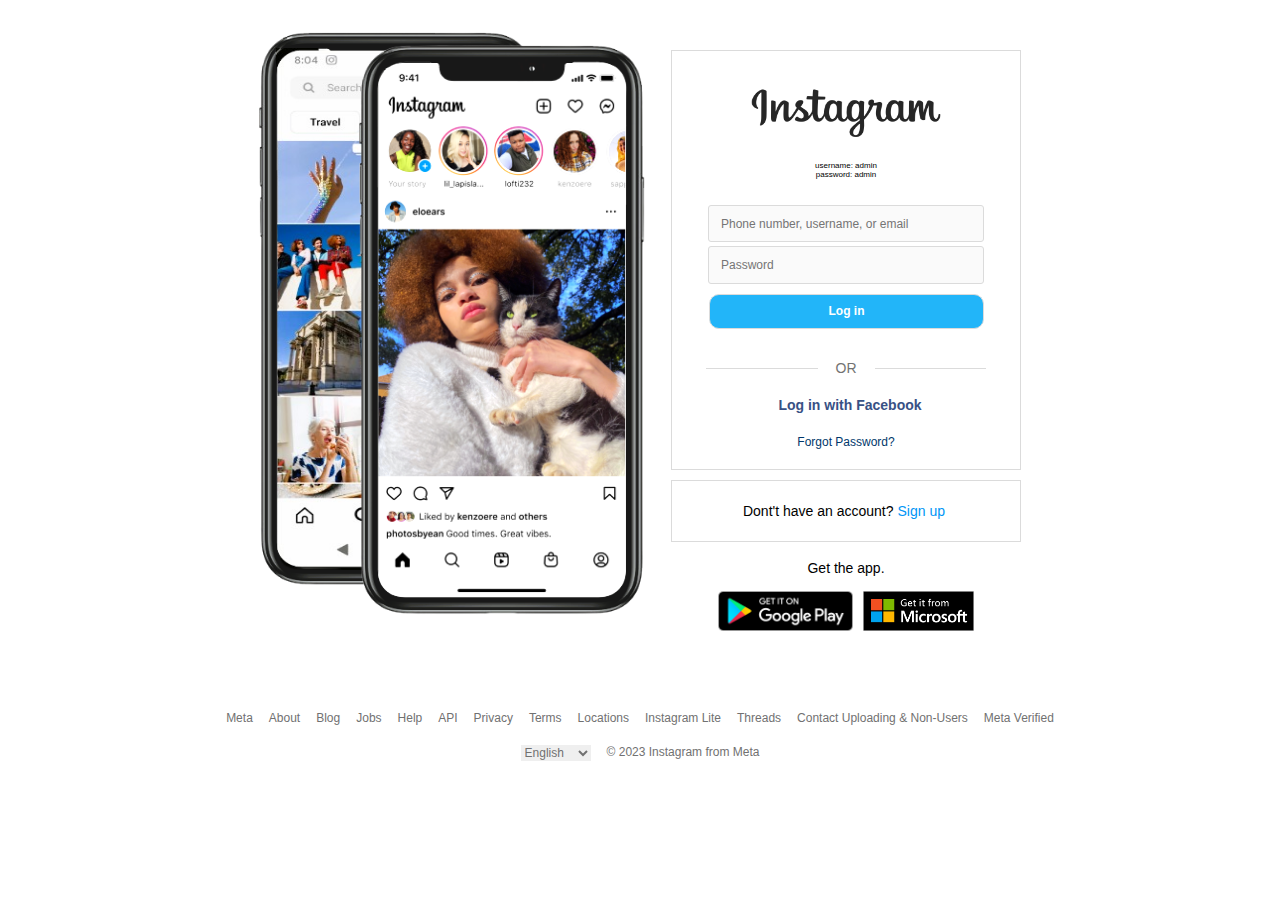
<file: projects/9_InstagramClone/login.html>
<!DOCTYPE html>
<html lang="en">

<head>
    <meta charset="UTF-8">
    <meta name="viewport" content="width=device-width, initial-scale=1.0">
    <title>Instagram Clone</title>
    <link rel="stylesheet" href="https://cdnjs.cloudflare.com/ajax/libs/font-awesome/6.5.1/css/all.min.css"
        integrity="sha512-DTOQO9RWCH3ppGqcWaEA1BIZOC6xxalwEsw9c2QQeAIftl+Vegovlnee1c9QX4TctnWMn13TZye+giMm8e2LwA=="
        crossorigin="anonymous" referrerpolicy="no-referrer" />
    <link rel="stylesheet" href="styles/style.css">
</head>

<body>
    <div class="container">
        <div class="main-container">
            <div class="image-container">
                <div class="fixedImgContainer">
                    <img src="./assets/images/loginScreen/mobileFrame.png" />
                    <img src="./assets/images/loginScreen/fixedframeimg.png" style=" position: absolute; margin: 16px 0 0 17px ; height:522px; width: 110px; "/>
                    
                </div>
                
                <div class="activeImgFrame" >
                    <img src="./assets/images/loginScreen/mobileFrame.png" />
                    <div class="activeimages" style=" position: absolute; margin: 17px 0 0 19px;">

                        <img src="./assets/images/loginScreen/screen1.png" />
                        <img src="./assets/images/loginScreen/screen2.png" />
                        <img src="./assets/images/loginScreen/screen3.png" />
                        <img src="./assets/images/loginScreen/screen4.png" />
                    </div>
                </div>

            </div>

            <div class="form-content">
                <div class="inputField">
                    <div class="instagramLogo">
                        <img src="./assets/images/loginScreen/instagramlogo.png"/>
                    </div>
                    <p style="font-size: 8px; display: flex;justify-content: center;">username: admin</p>
                    <p style="font-size: 8px;display: flex;justify-content: center;">password: admin</p>

                    <form id="form">
                        <input type="text" placeholder="Phone number, username, or email" id="username">
                        <input type="password" placeholder="Password" id="password">
                        <button type="button" id="btn">Log in</button>
                    </form>

                    <div class="or-container">
                        <div class="line"></div>
                        <div class="or">or</div>
                        <div class="line"></div>
                    </div>

                    <div class="fb">
                        <i class="fa-brands fa-square-facebook"></i>
                        <span><a href="#">Log in with Facebook</a></span>
                    </div>

                    <span class="error"></span>
                    
                    <div id="forgotPassword">
                        <a href="#">Forgot Password?</a>
                    </div>
                </div>

                <div class="signup">
                    <p>Dont't have an account? </p>
                    <a href="#">Sign up</a>
                </div>

                <div class="getAppContainer">
                    <p>Get the app.</p>
                    <div class="getapp-image">
                        <img src="./assets/images/loginScreen/screen5.png" alt="Google Play" id="google">
                        <img src="./assets/images/loginScreen/screen6.png" alt="Microsoft" id="microsoft">
                    </div>
                </div>
            </div>
        </div>

        <div class="links-container">
            <div class="links">
                <a href="">Meta </a>
                <a href="">About </a>
                <a href="">Blog </a>
                <a href="">Jobs </a>
                <a href="">Help </a>
                <a href="">API </a>
                <a href="">Privacy </a>
                <a href="">Terms </a>
                <a href="">Locations </a>
                <a href="">Instagram Lite </a>
                <a href="">Threads </a>
                <a href="">Contact Uploading & Non-Users </a>
                <a href="">Meta Verified </a>
            </div>

            <div class="language">
                <select id="language" name="language" style="border: none;">
                    <option value="en">English</option>
                    <option value="es">Español</option>
                    <option value="fr">Français</option>
                    <option value="de">Deutsch</option>
                    <option value="it">Italiano</option>
                    <option value="ja">日本語 (Japanese)</option>
                    <option value="ko">한국어 (Korean)</option>
                    <option value="zh">中文 (Chinese)</option>
                    <option value="ar">العربية (Arabic)</option>
                    <option value="ru">Русский (Russian)</option>
                    <option value="pt">Português</option>
                    <option value="hi">हिन्दी (Hindi)</option>
                    <option value="bn">বাংলা (Bengali)</option>
                    <option value="vi">Tiếng Việt (Vietnamese)</option>
                    <option value="tr">Türkçe (Turkish)</option>
                    <option value="nl">Nederlands (Dutch)</option>
                </select>
                <p>© 2023 Instagram from Meta</p> 
                
            </div>
        </div>
    </div>

    <script type="module" src="./scripts/login.js">
    </script>
</body>

</html>
</file>
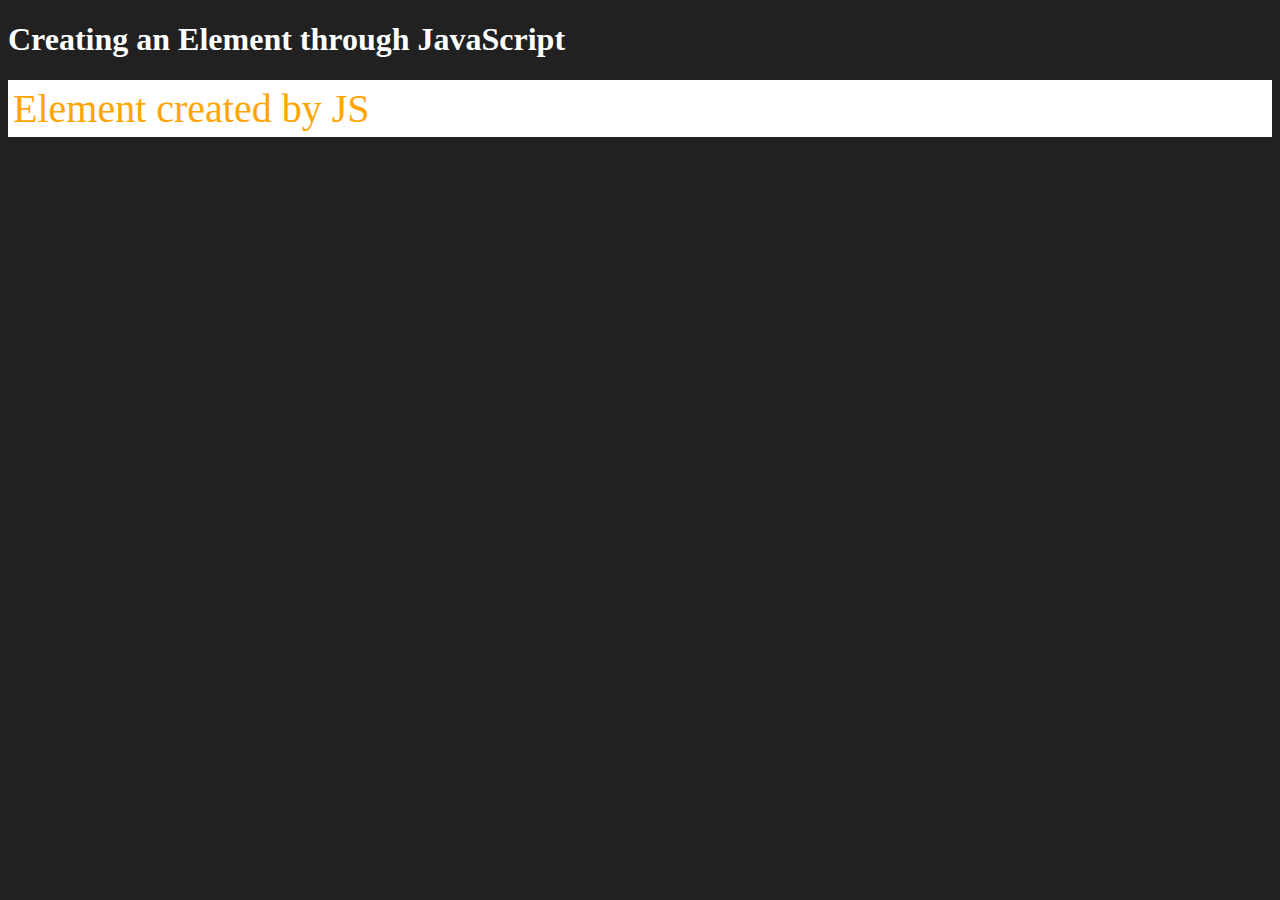
<file: projects/about_Dom/createElement.html>
<!DOCTYPE html>
<html lang="en">
<head>
    <meta charset="UTF-8">
    <meta name="viewport" content="width=device-width, initial-scale=1.0">
    <title>Dom Manuplation</title>
</head>
<body style="background-color: #212121; color: #fff;">
    <h1>Creating an Element through JavaScript</h1>

</body>

<script>
    const div = document.createElement('div');
    console.log(div);
    div.className= 'item';
    div.id='1';
    div.setAttribute('name', 'jyoti');
    // const title = document.createTextNode('Hello');
    // div.appendChild(title)
    div.innerHTML= 'Element created by JS';
    div.style.color='orange';
    div.style.backgroundColor='white';
    div.style.padding= '5px';
    div.style.fontSize='40px';
    document.body.appendChild(div);
</script>

</html>
</file>
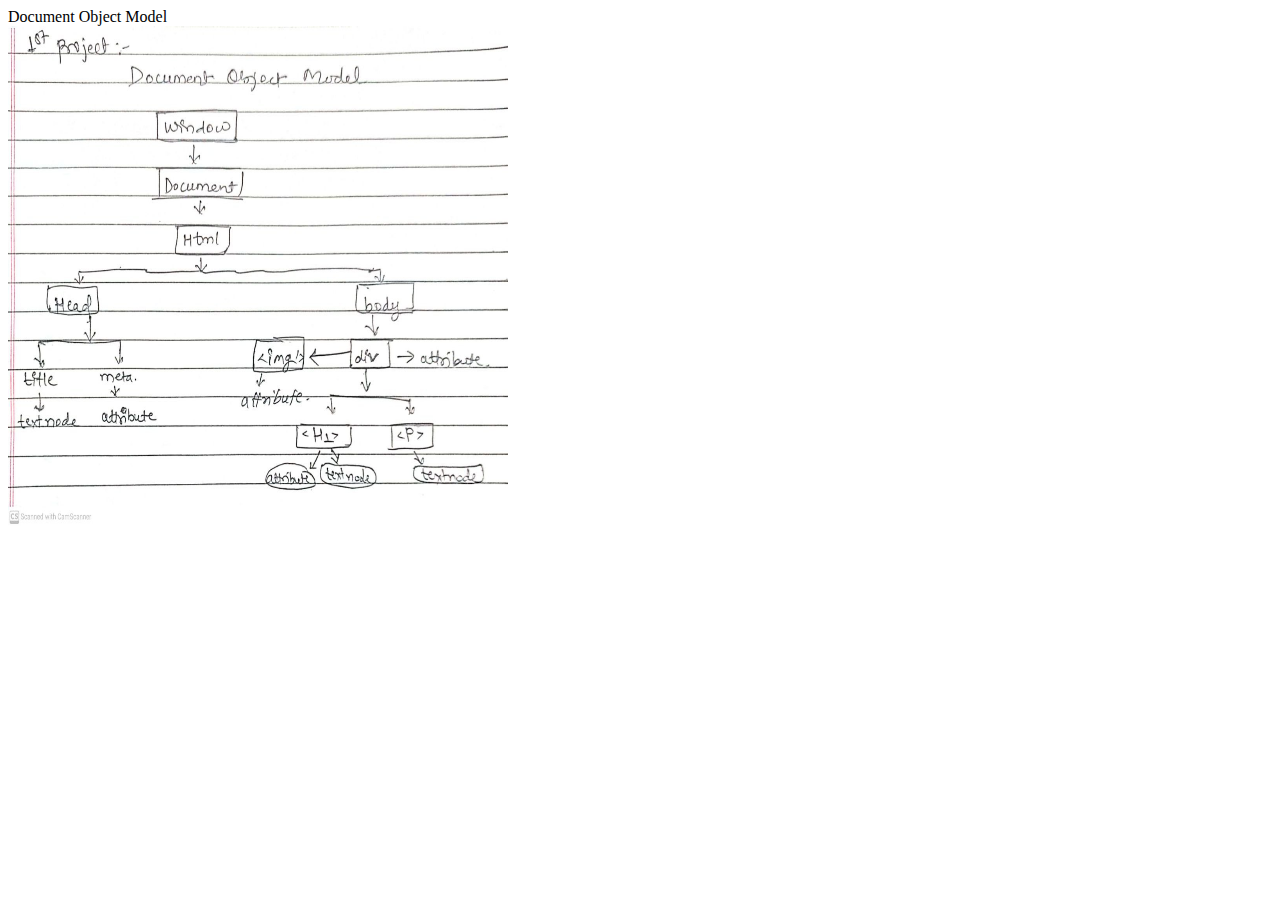
<file: projects/about_Dom/structure.html>
<!DOCTYPE html>
<html lang="en">
<head>
    <meta charset="UTF-8">
    <meta name="viewport" content="width=device-width, initial-scale=1.0">
    <title>DOM</title>
</head>
<body>
    <div class="bg">
        <div class="heading">Document Object Model</div>
        <img src='../images/dom_image.jpg' style="height: 500px; width: 500px;">
    </div>
</body>
</html>
</file>
<file: projects/1_colorChanger/style.css>
*{
    margin: 10px;
    padding: 0;
   }
   h1{
        color: #fff;
        text-align: center;
    }
    .button{
        height: 50px;
        width: 50px;
        border: 1px solid white;
        display:inline-block;
        /* cursor: pointer; */
    }
    #red{
        background-color: red;
        border-radius: 10px;
    }
    #pink{
        background-color: pink;
        border-radius: 10px;
    }
    #skyblue{
        background-color: skyblue;
        border-radius: 10px;
    }
    #purple{
        background-color: purple;
        border-radius: 10px;
    }
    #green{
        background-color: green;
        border-radius: 10px;
    }
    h3{
        color: #fff;
        width: 30%;
        padding: 20px 0;
    }
    div{
        height: 10vh;
    }
</file>
<file: projects/2_BMICalculator/style.css>
body{
    background-color: #212121;
    color: #fff;
}
h1{
    text-align: center;
}
.container{
    display: flex;
    justify-content: center;
    align-items: center;
   
}
form{
    background-color: skyblue;
    padding: 20px;
    border-radius: 10px;
}
label{
    color: #000;
    font-weight: 600;
}
button{ 
    font-weight: 600; 
}
#result{
    text-align: center;
    font-size: 25px;
    color: rgb(6, 75, 102);;
}
#note{
    text-align: center;
    font-size: 25px;
    color: rgb(6, 75, 102);;
}
.BMI-chart{
    border: 1px solid black;
    background-color: #fff;
    color: black;
    padding: 1px 20px;
    margin: 20px;
}
.BMI-chart h4{
    text-align: center;
    
}
</file>
<file: projects/4_randomNum-Generator/style.css>
body{
    background-color: #210101;
    color: white;

}
h1{
    text-align: center;
}
#container{
    display: flex;
    justify-content: center;
    align-items: center;
    flex-direction: column;
    height: 80vh;
    
}
.form{
    flex-direction: column;
    display: flex;
}
</file>
<file: projects/5_backgroundColorChanger/style.css>
*{
    margin:5px;

  }
  h1 {
    text-align: center;
  }
  #container{
    display: flex;
    justify-content: center;
    align-items: center;
    min-height: 90vh;
    flex-direction: column;
  }
  #section{
    border: 2px solid red;
    padding: 15px;
  }
  h4 {
    text-align: center;
  }
</file>
<file: projects/6_calculator/style.css>
*{
    margin: 0;
    padding: 0;
    box-sizing: border-box;
}
h1{
    text-align: center;
    margin-top: -10px;
    color: #fff;
}
.container{
    height: 100vh;
    width: 100%;
    display: flex;
    justify-content: center;
    align-items: center;
    background:  linear-gradient(50deg, #e3e0e0, #e9bdbd);
}
.cal{
    background: #DF617F; /*d= BB2649 l= DF617F*/
    padding: 25px;
    border-radius: 10px; 
    
    
}

button{
    height: 50px;
    width: 50px;
    border-radius: 10px;
    border: 0;
    background: transparent;
    color: #fff;
    cursor: pointer;
    margin: 3px;
    box-shadow: 3px 3px 10px rgba(0, 0, 0, 0.3);
}

.equalBtn{
    width: 110px !important;
}

input{
    width: 230px;
    border: outset 2px solid black;
    border-radius: 10px;
    padding: 20px 1px 20px 1px;
    margin: 5px 3px 10px 3px;
    background: #fff;
    font-size: 40px;
    text-align: right;
    display: flex;
}

form #input_section input{
    font-size: 30px;
    box-shadow: none;
    text-align: right;
    flex: 1;
    background: #fff !important ;
    color: #000 !important ;
    border-radius: 7px;
    padding: 20px 0;
    flex-wrap:nowrap ;
}
</file>
<file: projects/7_formValuation/style.css>
body {
  padding: 0;
  margin: 0;
  background-color: #c4bfbf;
  background: linear-gradient(#063349 -5%, #0f0fa5 20%, #00d4ff 110%);
  min-height: 100vh;
  display: flex;
  align-items: center;
  box-sizing: border-box;
}
body #container {
  margin: auto;
  left: 0;
  right: 0;
  width: 20%;
  border-radius: 10px;
  padding: 5px 22px 22px 22px;
  border: inset 1px;
  box-shadow: 3px 4px 8px 0.4px #046393;
}
body #container legend {
  color: #fbf4f4;
  border-radius: 4px;
  font-size: 30px;
  font-weight: 500;
  padding: 2px 5px;
}
body #container .controlSection {
  position: relative;
}
body #container input {
  display: block;
  width: 100%;
  height: 24px;
  border: 0;
  outline: 0;
  margin-top: 1.9em;
  border-radius: 3px;
}
body #container input {
  padding: 2px;
  font-size: 15px;
  transition: 0.15s;
  color: black;
  font-weight: 400;
}
body #container input:focus {
  outline: #fbf4f4 2px solid;
}
body #container input:focus ~ span, body #container input:valid ~ span {
  top: -20px;
  left: 0;
  color: #fbf4f4;
  font-weight: 500;
}
body #container #submit {
  display: block;
  float: right;
  background-color: #1616f1;
  border-radius: 6px;
  margin-bottom: 10px;
  margin-top: 18px;
  font-size: 13px;
  transition: 0.4s;
  color: #fbf4f4;
  text-decoration: none;
  text-align: center;
  padding: 10px;
}
body #container #submit:hover {
  letter-spacing: 0.5px;
  cursor: pointer;
}
body #container span {
  display: block;
  position: absolute;
  top: 8px;
  left: 7px;
  font-size: 16px;
  pointer-events: none;
  transition: 0.5s;
}
body #container .color {
  margin: 0px;
  color: red;
  margin: 0;
  padding: 0;
  font-size: small;
}/*# sourceMappingURL=style.css.map */
</file>
<file: projects/9_InstagramClone/styles/homeStyle.css>
* {
  margin: 0;
  padding: 0;
  font-family: "Segoe UI";
  box-sizing: border-box;
  -webkit-text-size-adjust: 100%;
}

a {
  text-decoration: none;
  color: #ffffff;
}

body {
  width: 100%;
  background-color: #000000;
  color-scheme: #000000;
  color: #ffffff;
  display: flex;
  flex-direction: row;
  direction: ltr;
}

header {
  flex-direction: column;
  display: flex;
  height: 100vh;
  width: 245px;
  box-sizing: border-box;
  z-index: 1;
  border-right-style: solid;
  border-right-width: 0.666667px;
  border-right-color: rgb(38, 38, 38);
  position: fixed;
  cursor: pointer;
}
header .container {
  width: 220px;
  height: 700px;
}
header .container #logo {
  height: 73px;
  margin: 5px 0 19px -12px;
}
header .container #logo img {
  width: 133px;
  height: 90px;
}
header .container #nav-bar-container {
  position: relative;
  box-sizing: border-box;
  width: 220px;
  display: flex;
  flex-direction: column;
  justify-content: space-evenly;
  margin-left: -8px;
}
header .container #nav-bar-container .nav-bar {
  position: relative;
  margin: 2px 0;
  height: 52px;
  display: flex;
  align-items: center;
  padding: 12px;
  background-color: #000000;
  border-radius: 8px;
  width: 205px;
  transition: font-size 0.3s;
}
header .container #nav-bar-container .nav-bar:hover {
  background-color: rgba(255, 255, 255, 0.1);
}
header .container #nav-bar-container .nav-bar:hover ::after {
  content: "";
  display: block;
  width: 4px;
  height: 100%;
  background: linear-gradient(to bottom, #fa7e1e, #d62976, #962fbf);
  position: absolute;
  top: 0;
  right: 0;
  border-top-right-radius: 10px;
  border-bottom-right-radius: 10px;
}
header .container #nav-bar-container .nav-bar a {
  font-size: 17px;
  font-weight: 300;
  width: 100%;
}
header .container #nav-bar-container .nav-bar a i {
  padding-right: 18px;
  font-size: larger;
}
header .container #nav-bar-container .nav-bar a i .notification-count {
  background-color: #eb1b2c;
  padding: 1px;
  border-radius: 20%;
  font-size: 10px;
  position: absolute;
  margin-left: -4px;
  margin-top: -4px;
}
header .container #nav-bar-container .nav-bar a span {
  font-weight: 300;
}
header .container #nav-bar-container .nav-bar a span:hover, header .container #nav-bar-container .nav-bar a span:focus {
  font-weight: 700;
}

.nav-section .dropmenu {
  display: none;
  position: fixed;
  z-index: 3;
  height: 75%;
  width: 280px;
  top: 100px;
  left: 210px;
  background-color: rgb(20, 20, 20);
  border: 0.666667px solid rgb(38, 38, 38);
  border-radius: 10px;
}
.nav-section .profileModal a {
  display: flex;
  text-decoration: underline;
  font-size: 14px;
  margin: 8px;
  color: transparent;
  -webkit-background-clip: text;
  background-clip: text;
  background-image: linear-gradient(to bottom, #fa7e1e, #d62976, #962fbf);
}

.main-content {
  background-color: rgb(0, 0, 0);
  margin-top: 16px;
  display: flex;
  flex-direction: column;
  z-index: 2;
  margin-left: 245px;
}
.main-content .story-article {
  background-color: #232222;
  color: rgb(255, 255, 255);
  border: 1px solid rgb(120, 113, 113);
  border-radius: 10px;
  padding: 15px;
  width: 350px;
  position: absolute;
  top: 140px;
  left: 400px;
  z-index: 1;
  display: none;
}
.main-content .story-article .story {
  margin-top: -5px;
}
.main-content .story-article .story input {
  width: 75%;
  font-size: 10px;
  border-radius: 10px;
  border: 0;
  outline: 0;
  margin: 10px;
  padding: 3px;
  color: rgb(224, 226, 230);
  background: rgb(61, 63, 65);
}
.main-content .story-article .like-comment-share-box i {
  margin: 10px;
  font-size: 20px;
}
.main-content .story-container {
  display: flex;
  flex-direction: row;
  flex-wrap: nowrap;
  overflow-x: auto;
  padding: 8px 0 8px 0;
  height: 101px;
  margin-bottom: 24px;
  overflow-x: auto;
  overflow-y: hidden;
}
.main-content .story-container .story-section .story-item {
  width: 66px;
  height: 66px;
  background-color: #000000;
  display: flex;
  justify-content: center;
  align-items: center;
  margin: 0px 6px 0 6px;
  position: relative;
  overflow: hidden;
}
.main-content .story-container .story-section span {
  cursor: pointer;
  display: block;
  margin: 0 2px 0 2px;
  font-size: 12px;
  font-weight: 400;
  letter-spacing: 0.11px;
  line-height: 16px;
  text-align: center;
  text-overflow: ellipsis;
  -webkit-text-size-adjust: 100%;
     -moz-text-size-adjust: 100%;
          text-size-adjust: 100%;
  width: 74px;
  overflow-x: hidden;
  overflow-y: hidden;
}
.main-content .post-reel-container {
  display: flex;
  align-items: center;
  position: relative;
  flex-direction: column;
}
.main-content .post-reel-container .reels {
  width: 470px;
  border-bottom-width: 0.666667px;
  border-bottom-style: solid;
  border-bottom-color: rgb(38, 38, 38);
  padding: 20px 0;
  margin-bottom: 12px;
}
.main-content .post-reel-container .reels .head-box {
  display: flex;
  justify-content: space-between;
  align-items: center;
}
.main-content .post-reel-container .reels .head-box .header {
  display: flex;
  flex-direction: row;
  align-items: center;
  justify-content: flex-start;
  cursor: pointer;
}
.main-content .post-reel-container .reels .head-box .header .profile-canvas {
  left: -5px;
  top: -5px;
  height: 42px;
  width: 42px;
  margin-right: 12px;
}
.main-content .post-reel-container .reels .head-box .header .head-text {
  display: flex;
  flex-direction: column;
  line-height: 18px;
  font-size: 14.5px;
}
.main-content .post-reel-container .reels .head-box .header .current-time {
  margin: -18px 0 0 10px;
  font-size: 12px;
}
.main-content .post-reel-container .reels .head-box .more-option {
  width: 20px;
  height: 20px;
  font-size: 15px;
  display: flex;
  align-items: center;
  position: relative;
  line-height: 18px;
}
.main-content .post-reel-container .reels .head-box .more-option:hover::after {
  content: "More Options";
  position: relative;
  top: 30px;
  left: 10px;
  background-color: rgb(38, 38, 38);
  padding: 5px;
  font-size: 12px;
  white-space: nowrap;
  border: 1px solid white;
}
.main-content .post-reel-container .reels .head-box .more-option .dropdown-menu {
  position: absolute;
  width: 383px;
  word-break: break-word;
  background-color: rgb(48, 47, 47);
}
.main-content .post-reel-container .reels .head-box .more-option .dropdown-menu li a {
  color: #ffffff;
}
.main-content .post-reel-container .reels .head-box .more-option .dropdown-menu li a:hover {
  background-color: rgb(48, 47, 47);
}
.main-content .post-reel-container .reels .head-box .more-option .dropdown-menu hr {
  background-color: rgb(61, 63, 65);
}
.main-content .post-reel-container .reels .image-video {
  display: flex;
  -o-object-fit: cover;
     object-fit: cover;
  flex-direction: column;
  align-items: center;
  width: 468px;
  border: 0.666667px solid rgb(38, 38, 38);
  border-radius: 5px;
  margin: 10px 0;
}
.main-content .post-reel-container .reels .like-comment-share-save-box {
  display: flex;
  flex-direction: row;
  justify-content: space-between;
  margin: 4px 0;
}
.main-content .post-reel-container .reels .like-comment-share-save-box i {
  font-size: 22px;
  padding: 8px;
}
.main-content .post-reel-container .reels .like-comment-share-save-box .like-comment-share-box {
  margin: 2px 0;
  display: flex;
  justify-content: space-around;
  align-items: center;
}
.main-content .post-reel-container .reels .add-comment {
  font-size: 14px;
  color: rgb(168, 168, 168);
  width: 451px;
  background-color: black;
  border: 0;
}
.main-content .post-reel-container .reels .add-comment:focus {
  outline: 0;
}

.last-section {
  padding-left: 64px;
  margin-top: 36px;
  display: block;
  width: 383px;
  flex-grow: 1;
  z-index: 1;
}
.last-section .user-profile {
  width: 319px;
  display: flex;
  align-items: center;
  padding: 0 16px;
}
.last-section .user-profile .user-profile-pic {
  display: flex;
  justify-content: center;
  align-items: center;
}
.last-section .user-profile .user-profile-pic a img {
  height: 44px;
  width: 44px;
  border-radius: 50%;
}
.last-section .user-profile .user-name {
  display: flex;
  flex-direction: column;
  font-size: 14px;
  cursor: pointer;
}
.last-section .user-profile .switch-btn {
  cursor: pointer;
  font-size: 12px;
  color: #0095F6;
}
.last-section .user-profile .switch-btn:hover {
  color: #ffffff;
}
.last-section .myprofile_links {
  padding-left: 43px;
}
.last-section .myprofile_links .links {
  display: flex;
  text-decoration: underline;
  font-size: 14px;
  margin: 8px;
  color: transparent;
  -webkit-background-clip: text;
  background-clip: text;
  background-image: linear-gradient(to bottom, #fa7e1e, #d62976, #962fbf);
}
.last-section .myprofile_links .links i {
  margin: 2px 8px 0 0;
  font-size: 16px;
}
.last-section .suggestion-section {
  margin-top: 24px;
  margin-bottom: 8px;
  width: 319px;
}
.last-section .suggestion-section .suggested-for-you {
  display: flex;
  justify-content: space-between;
  padding: 4px 16px;
}
.last-section .suggestion-section .suggested-for-you span {
  font-size: 14px;
}
.last-section .suggestion-section .suggested-for-you a {
  font-size: 12px;
  font-weight: 500;
}
.last-section .suggestion-section .suggested-for-you a:hover {
  color: #aea5a5;
}
.last-section .suggestion-section .follow-btn {
  cursor: pointer;
  font-size: 12px;
  color: #0095F6;
}
.last-section .suggestion-section .follow-btn:hover {
  color: #ffffff;
}
.last-section .copyrights a {
  font-size: 12px;
  color: #737373;
  padding-right: 3px;
}
.last-section .copyrights a:hover {
  text-decoration: underline;
}
.last-section .copyrights a::after {
  content: ".";
  bottom: 2px;
  left: 2px;
  position: relative;
  font-size: 12px;
  color: #737373;
}

@media (max-width: 768px) {
  body {
    flex-direction: column;
  }
  header {
    flex-direction: row;
    height: 150px;
    width: 100%;
    position: sticky;
    z-index: 1;
  }
  header .container #nav-bar-container {
    position: relative;
    box-sizing: border-box;
    width: 100%;
    display: flex;
    flex-direction: row;
    justify-content: space-evenly;
  }
  header .container #nav-bar-container .nav-bar {
    border-radius: 0px;
    width: 100%;
  }
  header .container #nav-bar-container .nav-bar:hover {
    background-color: transparent;
  }
  header .container #nav-bar-container .nav-bar::after {
    display: none;
  }
  .nav-section {
    width: 280px;
    top: 300px;
    left: 210px;
    background-color: rgb(20, 20, 20);
    border: 0.666667px solid rgb(38, 38, 38);
    border-radius: 10px;
  }
  .main-content {
    margin-left: 0;
    align-items: center;
    overflow-y: auto;
  }
  .last-section {
    position: static;
    margin-top: auto;
  }
}/*# sourceMappingURL=homeStyle.css.map */
</file>
<file: projects/9_InstagramClone/styles/style.css>
* {
  margin: 0;
  padding: 0;
  font-family: Arial, Helvetica, sans-serif, "Segoe UI";
  box-sizing: border-box;
  -webkit-text-size-adjust: 100%;
}

body {
  margin: 0;
}
body .container {
  min-height: 100vh;
  display: flex;
  flex-direction: column;
}
body .container .main-container {
  margin: 32px 5px 0 5px;
  display: flex;
  justify-content: center;
  flex-wrap: wrap;
}
body .container .main-container .image-container {
  height: 582px;
  display: flex;
  flex-direction: row;
  margin-right: 32px;
  width: 100%;
  max-width: 380px;
}
body .container .main-container .image-container .fixedImgContainer {
  display: flex;
  flex-direction: row;
  width: 100px;
}
body .container .main-container .image-container .activeImgFrame {
  position: relative;
  display: flex;
  margin-top: 13px;
  height: 103%;
}
body .container .main-container .image-container .activeImgFrame .activeimages img {
  position: relative;
  display: flex;
  width: 99%;
}
body .container .main-container .form-content {
  width: 100%;
  max-width: 350px;
  margin-bottom: 12px;
  margin-top: 18px;
}
body .container .main-container .form-content .inputField {
  padding: 10px;
  margin-bottom: 10px;
  background-color: rgb(255, 255, 255);
  box-sizing: border-box;
  border: 1px solid rgb(219, 219, 219);
}
body .container .main-container .form-content .inputField .instagramLogo {
  justify-content: center;
  display: flex;
}
body .container .main-container .form-content .inputField .instagramLogo img {
  width: 200px;
  height: 100px;
}
body .container .main-container .form-content .inputField #form {
  display: flex;
  flex-direction: column;
  padding: 24px;
}
body .container .main-container .form-content .inputField #form #btn, body .container .main-container .form-content .inputField #form input {
  margin: 2px;
  height: 37.33px;
  background-color: #FAFAFA;
  border-width: 1px;
  border-style: solid;
  border-color: rgb(219, 219, 219);
  border-radius: 3px;
  box-sizing: border-box;
  display: flex;
  align-items: center;
  flex-direction: row;
  padding: 12px;
  font-size: 12px;
}
body .container .main-container .form-content .inputField #form #btn:focus, body .container .main-container .form-content .inputField #form input:focus {
  outline: rgb(91, 90, 90) 1px solid;
}
body .container .main-container .form-content .inputField #form #btn {
  background-color: rgb(34, 181, 249);
  margin: 8px 3px 8px 3px;
  color: rgb(255, 255, 255);
  justify-content: center;
  border-radius: 10px;
  font-weight: bold;
  height: 35px;
  max-width: 275px;
  width: 100%;
  cursor: pointer;
}
body .container .main-container .form-content .inputField #form #btn:focus {
  outline: 0;
  border: 0;
}
body .container .main-container .form-content .inputField .or-container {
  display: flex;
  flex-direction: row;
  align-items: center;
  padding: 0 24px;
  margin-bottom: 8px;
  height: 15px;
}
body .container .main-container .form-content .inputField .or-container .line {
  width: 107.38px;
  height: 1px;
  background-color: rgb(219, 219, 219);
  display: block;
  flex-shrink: 1;
  flex-grow: 1;
}
body .container .main-container .form-content .inputField .or-container .or {
  text-transform: uppercase;
  margin: 0 18px 0 18px;
  font-weight: 500;
  font-size: 14px;
  color: rgb(115, 115, 115);
}
body .container .main-container .form-content .inputField .fb {
  padding: 0 20px;
  margin: 20px 0 8px 0;
  display: flex;
  justify-content: center;
  height: 19px;
}
body .container .main-container .form-content .inputField .fb i {
  margin-right: 8px;
  color: #385185;
}
body .container .main-container .form-content .inputField .fb span a {
  color: #385185;
  text-align: center;
  font-size: 14px;
  font-weight: 600;
  text-decoration: none;
}
body .container .main-container .form-content .inputField .error {
  font-size: 12px;
  color: #ED4956;
  text-align: center;
  display: block;
}
body .container .main-container .form-content .inputField #forgotPassword {
  display: flex;
  justify-content: center;
  height: 16px;
  padding: 0 20px 0 20px;
  margin: 20px 0 8px 0;
}
body .container .main-container .form-content .inputField #forgotPassword a {
  color: rgb(0, 55, 107);
  text-decoration: none;
  font-size: 12px;
  font-weight: 300;
}
body .container .main-container .form-content .signup {
  height: 62px;
  background-color: rgb(255, 255, 255);
  display: flex;
  flex-direction: row;
  justify-content: center;
  align-items: center;
  padding: 10px;
  box-sizing: border-box;
  border: 1px solid rgb(219, 219, 219);
}
body .container .main-container .form-content .signup p {
  font-size: 14px;
  font-weight: 500;
}
body .container .main-container .form-content .signup a {
  color: rgb(0, 149, 246);
  font-size: 14px;
  font-weight: 500;
  margin: 0 4px 0 4px;
  text-decoration: none;
}
body .container .main-container .form-content .getAppContainer {
  width: 100%;
  max-width: 350px;
  height: 95px;
  align-items: center;
  margin: 10px 0;
}
body .container .main-container .form-content .getAppContainer p {
  font-size: 14px;
  text-align: center;
  padding-top: 8px;
}
body .container .main-container .form-content .getAppContainer .getapp-image {
  display: flex;
  justify-content: center;
  margin: 10px 0 10px 0;
  flex-wrap: wrap;
}
body .container .main-container .form-content .getAppContainer .getapp-image #google {
  width: 134.28px;
  height: 40px;
  color: rgb(0, 55, 107);
  margin: 5px;
}
body .container .main-container .form-content .getAppContainer .getapp-image #microsoft {
  width: 110.76px;
  height: 40px;
  color: rgb(0, 55, 107);
  margin: 5px;
}
@media (max-width: 936px) {
  body .container .main-container .image-container {
    display: none;
  }
}
body .container .links-container {
  height: 135px;
  padding: 16px;
  display: flex;
  justify-content: center;
  flex-direction: column;
  align-items: center;
}
body .container .links-container .links {
  margin: 10px;
  display: flex;
  flex-wrap: wrap;
  justify-content: center;
  align-items: center;
}
body .container .links-container .links a {
  color: #717171;
  text-decoration: none;
  margin: 0 8px;
  font-size: 12px;
  font-weight: 300;
}
body .container .links-container .language {
  margin: 10px;
  display: flex;
  flex-direction: row;
}
body .container .links-container .language #language {
  color: #717171;
  text-decoration: none;
  margin: 0 8px;
  font-size: 12px;
  font-weight: 300;
  width: 70px;
}
body .container .links-container .language #language:focus {
  outline: rgb(91, 90, 90) 0px solid;
}
body .container .links-container .language p {
  color: #717171;
  text-decoration: none;
  margin: 0 8px;
  font-size: 12px;
  font-weight: 300;
}/*# sourceMappingURL=style.css.map */
</file>
